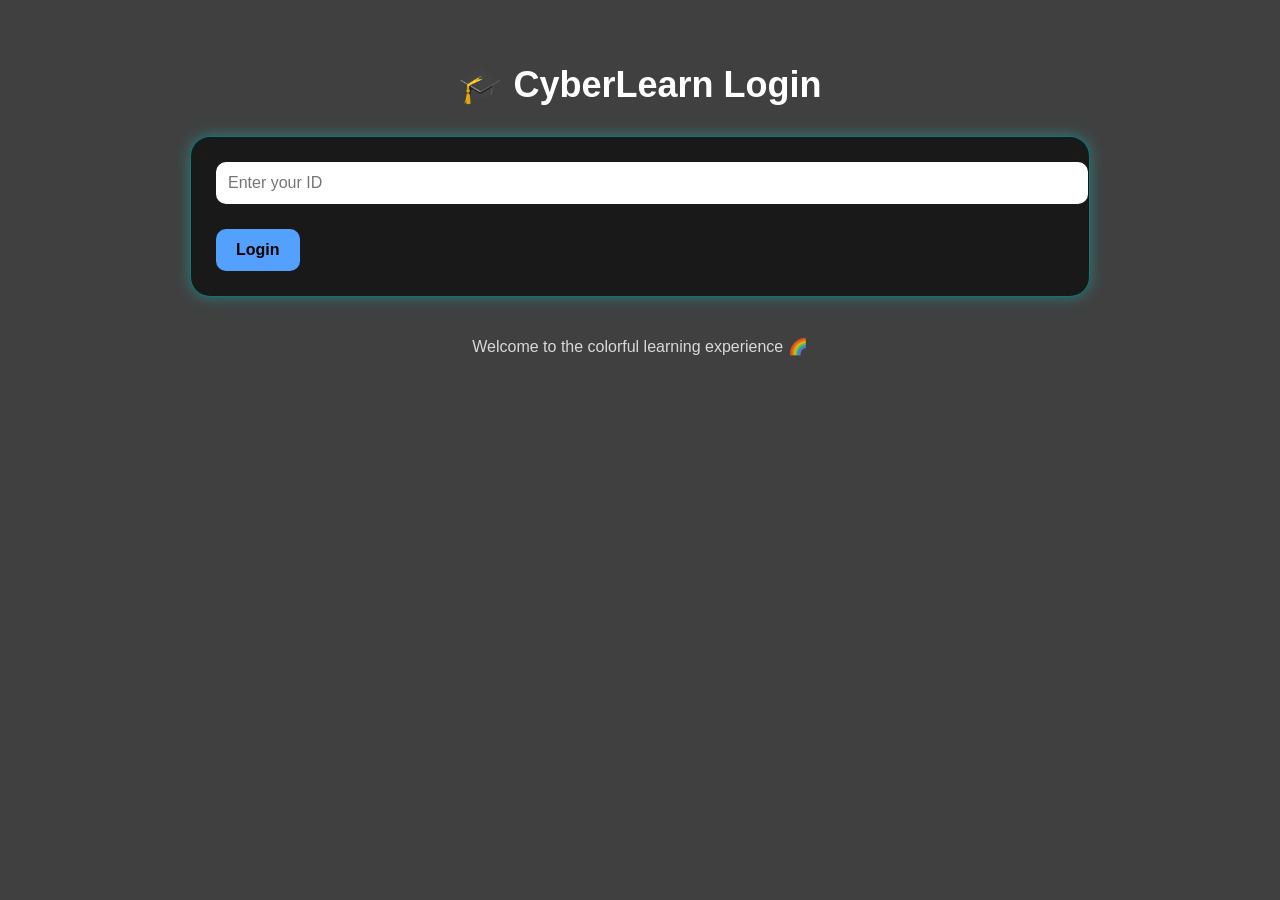
<file: docs/index.html>
<!DOCTYPE html>
<html>
<head>
    <title>Login</title>
    <link rel="icon" type="image/svg+xml" href="icon.svg">
    <link rel="manifest" href="manifest.json">


</head>
<body>
<div class="container">

<h1>🎓 CyberLearn Login</h1>

<div class="card">
    <input type="text" id="username" placeholder="Enter your ID">
    <button class="btn4" onclick="login()">Login</button>
</div>

<footer>
    Welcome to the colorful learning experience 🌈
</footer>

</div>

<link rel="stylesheet" href="style.css">
<script src="script.js"></script>
</body>


</html>
</file>
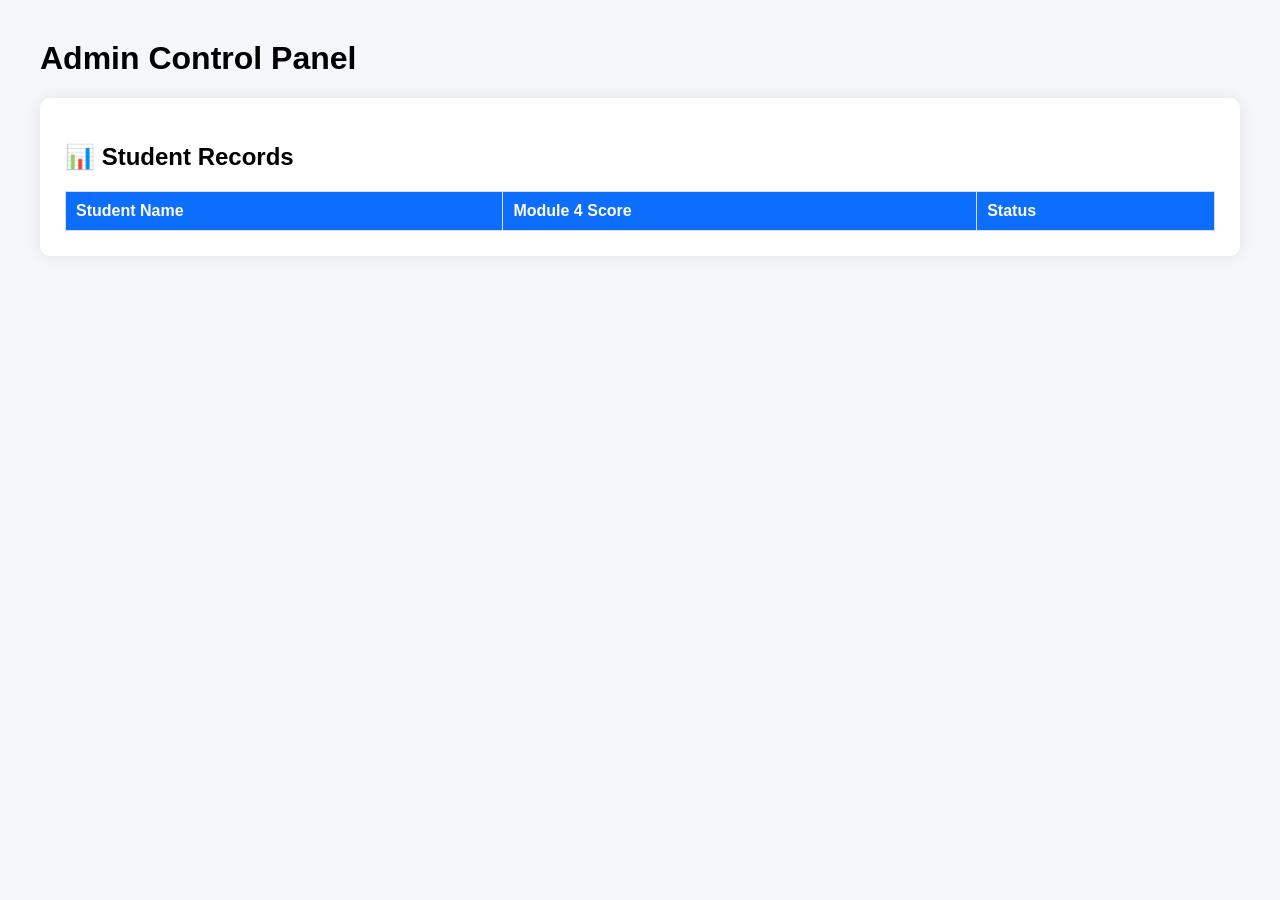
<file: docs/admin.html>
<!DOCTYPE html>
<html>
<head>
<title>Admin Panel - Enterprise LMS</title>

<style>
body{
font-family:Arial;
background:#f4f6f9;
margin:40px;
}

.box{
background:white;
padding:25px;
margin-bottom:30px;
border-radius:10px;
box-shadow:0 0 15px rgba(0,0,0,0.08);
}

table{
width:100%;
border-collapse:collapse;
}

th,td{
border:1px solid #ddd;
padding:10px;
text-align:left;
}

th{
background:#0d6efd;
color:white;
}
</style>

</head>
<body>

<h1>Admin Control Panel</h1>

<div class="box">
<h2>📊 Student Records</h2>
<table>
<thead>
<tr>
<th>Student Name</th>
<th>Module 4 Score</th>
<th>Status</th>
</tr>
</thead>
<tbody id="records"></tbody>
</table>
</div>

<script>

const recordsBody = document.getElementById("records");

const student = localStorage.getItem("loggedInUser");
const score = localStorage.getItem("module4Score");
const passed = localStorage.getItem("module4Passed");

if(student && score){

let status = passed ? "PASSED" : "FAILED";

recordsBody.innerHTML += `
<tr>
<td>${student}</td>
<td>${score}%</td>
<td>${status}</td>
</tr>
`;
}

</script>

</body>
</html>
</file>
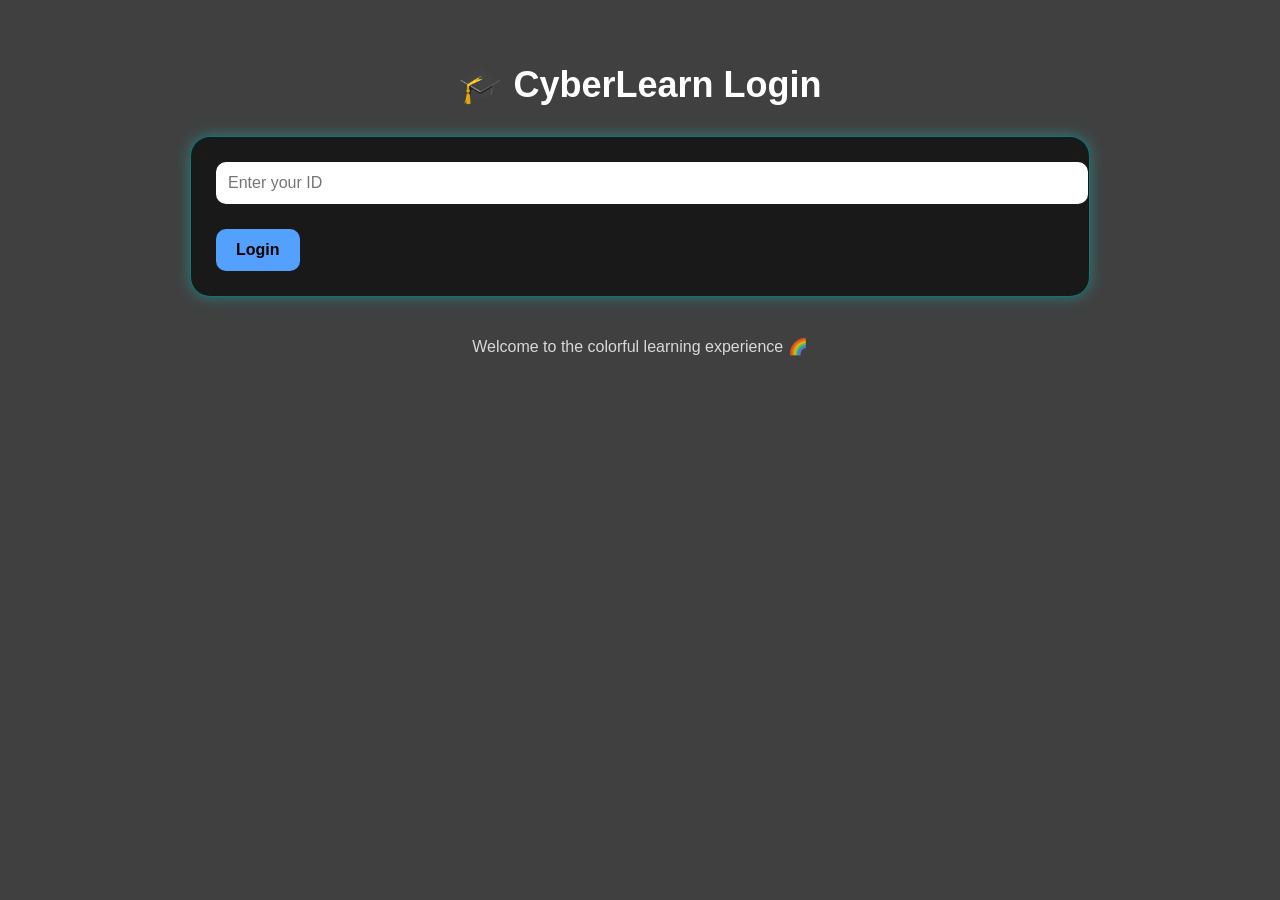
<file: docs/certificate.html>
<!DOCTYPE html>
<html>
<head>
    <title>Certificate</title>
    <link rel="stylesheet" href="style.css">
    <link rel="icon" type="image/svg+xml" href="icon.svg">
    <link rel="manifest" href="manifest.json">


</head>
<body onload="loadCertificate()" class="center-page">

<div class="certificate">
    <h1>Certificate of Completion</h1>
    <p id="certUser"></p>
    <p>Has successfully completed CyberLearn Module 2</p>
</div>

<script src="script.js"></script>
</body>
</html>
<!DOCTYPE html>
<html>
<head>
<title>Certificate</title>

<style>
body{
text-align:center;
font-family:Arial;
margin:100px;
}
<!DOCTYPE html>
<html>
<head>
<title>Certificate</title>

<style>
body{
text-align:center;
font-family:Arial;
margin:100px;
}

#certificate{
border:5px solid #0d6efd;
padding:40px;
}

button{
padding:10px 20px;
margin-top:20px;
background:#0d6efd;
color:white;
border:none;
border-radius:5px;
cursor:pointer;
}
</style>

</head>
<body>

<div id="certificate">
<h1>Certificate of Completion</h1>
<p>This certifies that</p>
<h2 id="name"></h2>
<p>Has successfully completed the Enterprise LMS Professional Module.</p>
</div>

<button onclick="downloadPDF()">Download Certificate</button>

<script>

const student = localStorage.getItem("loggedInUser");
document.getElementById("name").innerText = student;

function downloadPDF(){
window.print();
}

</script>

</body>
</html>

#certificate{
border:5px solid #0d6efd;
padding:40px;
}

button{
padding:10px 20px;
margin-top:20px;
background:#0d6efd;
color:white;
border:none;
border-radius:5px;
cursor:pointer;
}
</style>

</head>
<body>

<div id="certificate">
<h1>Certificate of Completion</h1>
<p>This certifies that</p>
<h2 id="name"></h2>
<p>Has successfully completed the Enterprise LMS Professional Module.</p>
</div>

<button onclick="downloadPDF()">Download Certificate</button>

<script>

const student = localStorage.getItem("loggedInUser");
document.getElementById("name").innerText = student;

function downloadPDF(){
window.print();
}
<h1>CyberLearn Professional Certificate</h1>

<div id="certStatus"></div>

<script>
if(localStorage.getItem("certificate") === "unlocked"){
    document.getElementById("certStatus").innerHTML =
    "<h2>Congratulations! 🎉</h2><p>You completed all modules.</p>";
}else{
    document.getElementById("certStatus").innerHTML =
    "<h2>Locked 🔒</h2><p>Complete all modules to unlock.</p>";
}
</script>

</script>

</body>
</html>
</file>
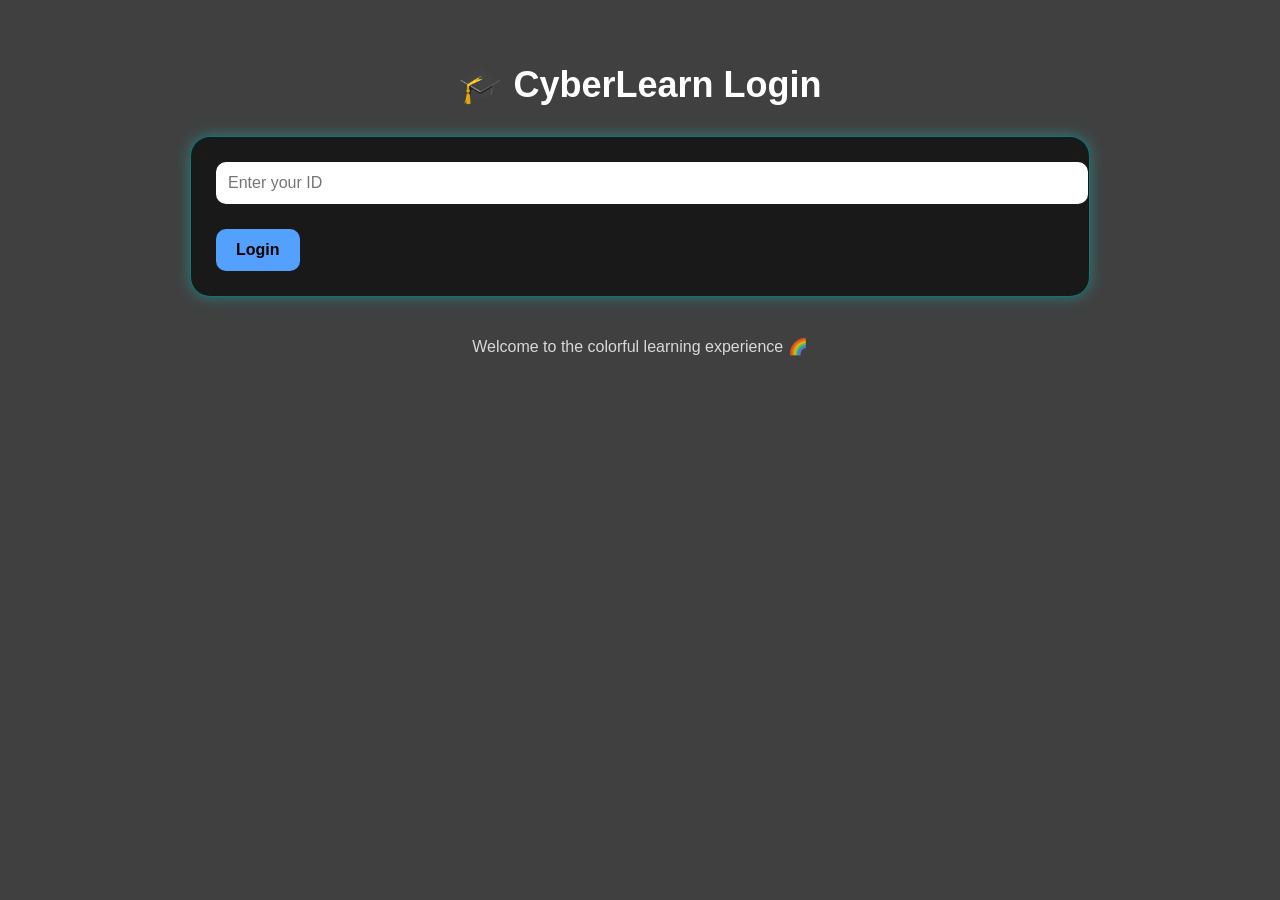
<file: docs/dashboard.html>
<!DOCTYPE html>
<html>
<head>
    <title>Dashboard</title>
    <link rel="icon" type="image/svg+xml" href="icon.svg">
    <link rel="manifest" href="manifest.json">


</head>
<body>
<div class="container">

<h1>🌈 CyberLearn Dashboard</h1>

<div class="card">
    <h2>Module 1 - Foundations</h2>
    <button class="btn1" onclick="openModule(1)">Open Module 1</button>
</div>

<div class="card">
    <h2>Module 2 - Networking</h2>
    <button class="btn2" onclick="openModule(2)">Open Module 2</button>
</div>

<div class="card">
    <h2>Module 3 - Ethical Hacking</h2>
    <button class="btn3" onclick="openModule(3)">Open Module 3</button>
</div>

<div class="card">
    <h2>Module 4 - Professional Level</h2>
    <button class="btn4" onclick="openModule(4)">Open Module 4</button>
</div>

<button class="logout" onclick="logout()">Logout</button>

<footer>
    🚀 Built with CyberLearn System
</footer>

</div>

<link rel="stylesheet" href="style.css">
<script src="script.js"></script>
</body>


</html>
</file>
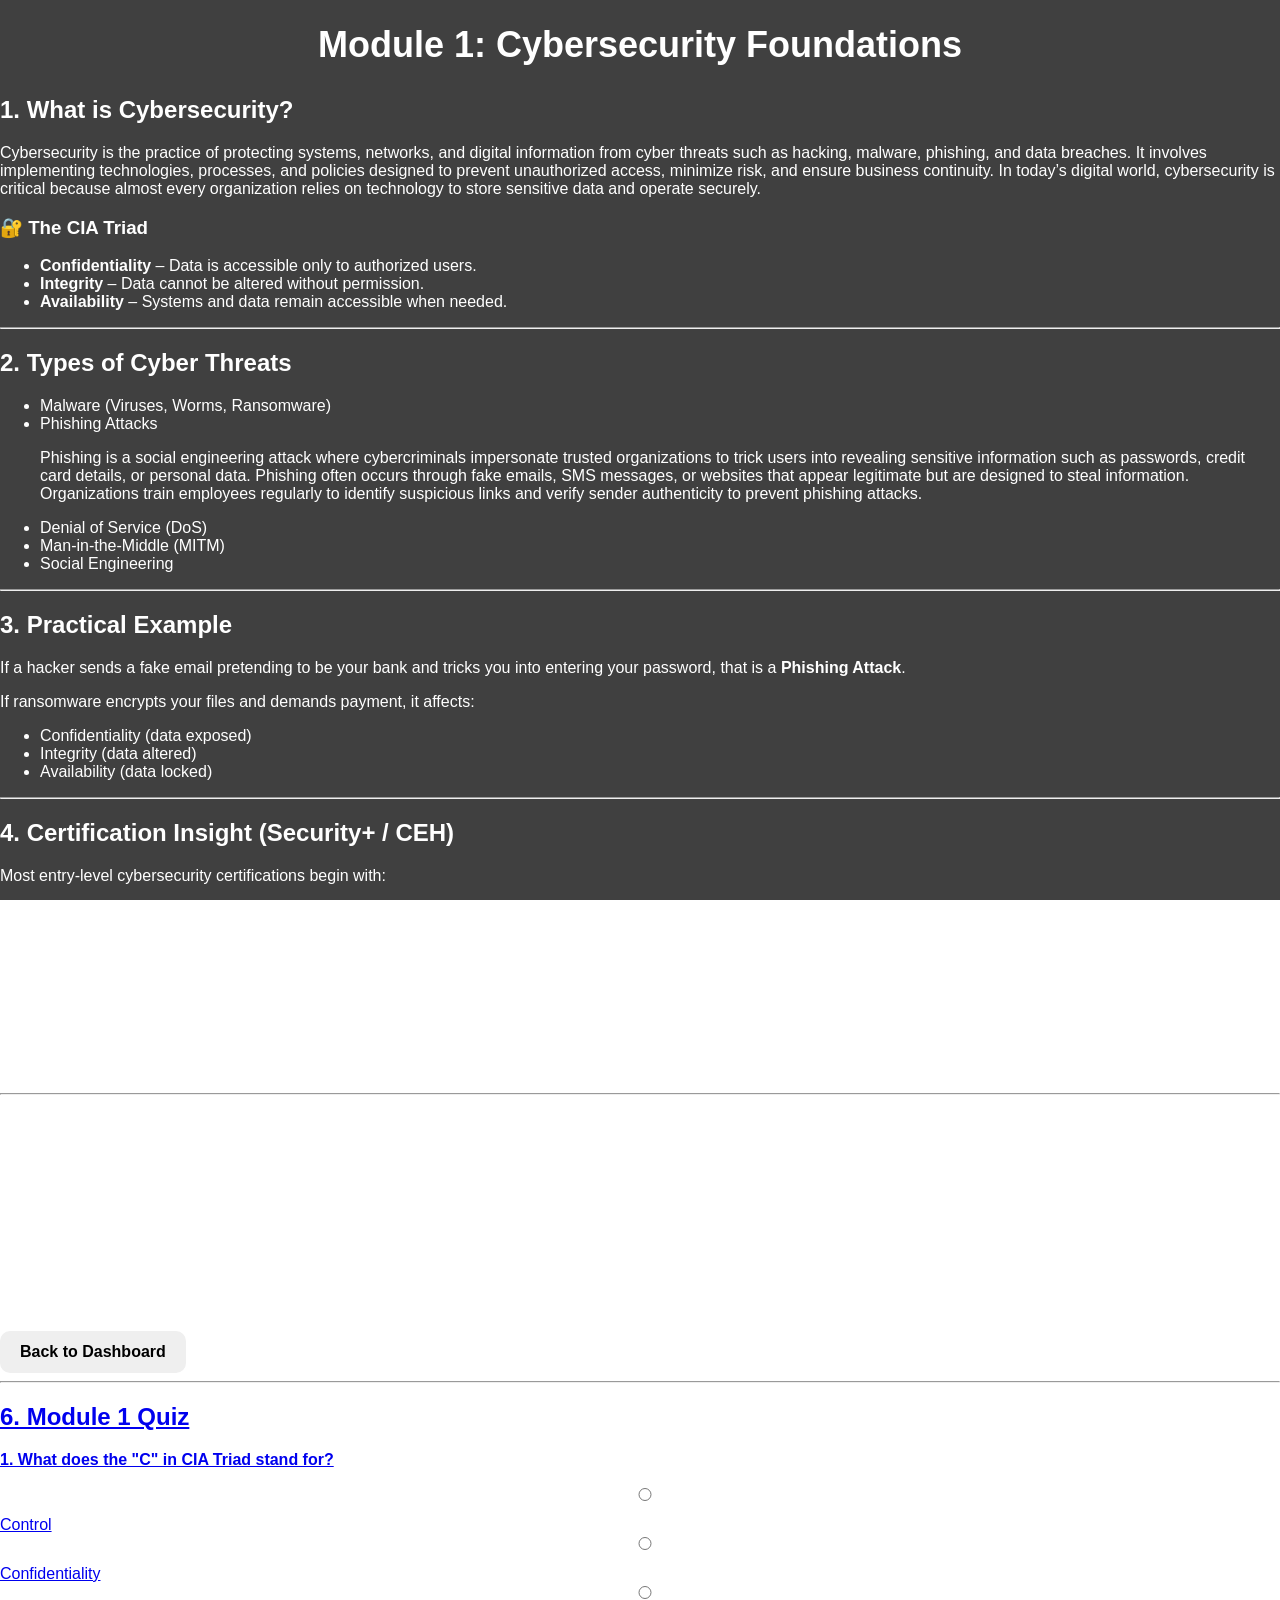
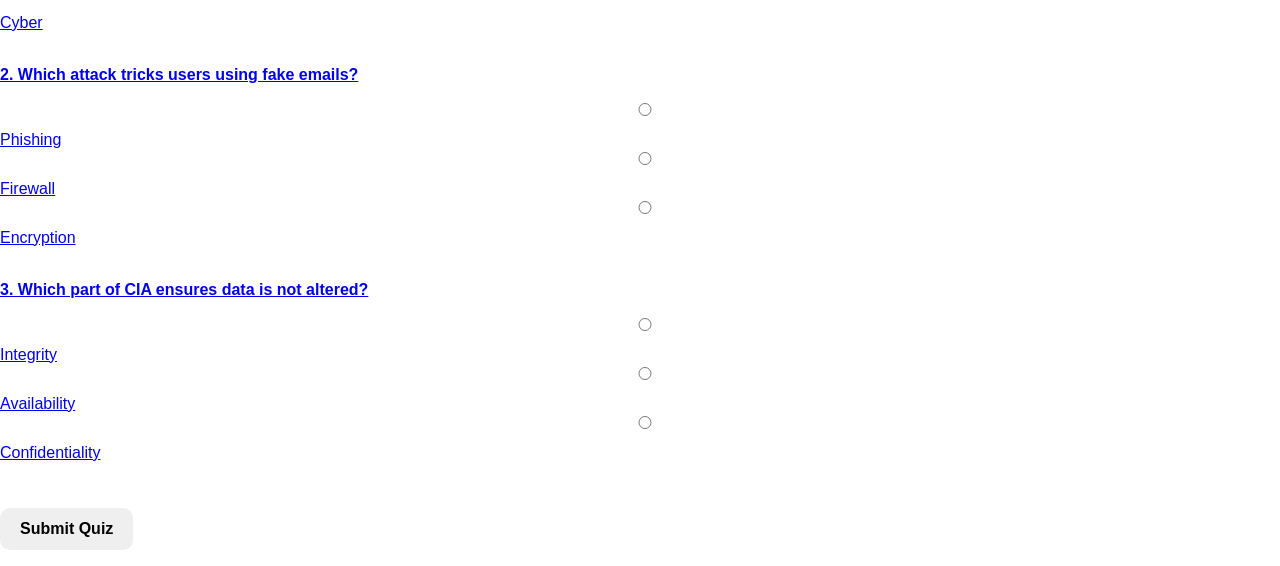
<file: docs/module1.html>
<!DOCTYPE html>
<html>
<head>
    <title>Module 1 - Cybersecurity Foundations</title>
    <link rel="stylesheet" href="style.css">
    <link rel="icon" type="image/svg+xml" href="icon.svg">
    <link rel="manifest" href="manifest.json">


</head>
<body>

<header class="topbar">
    <h1>Module 1: Cybersecurity Foundations</h1>
</header>

<section class="content">

    <h2>1. What is Cybersecurity?</h2>
    <p>
Cybersecurity is the practice of protecting systems, networks, and digital information 
from cyber threats such as hacking, malware, phishing, and data breaches. 

It involves implementing technologies, processes, and policies designed to prevent 
unauthorized access, minimize risk, and ensure business continuity.

In today’s digital world, cybersecurity is critical because almost every organization 
relies on technology to store sensitive data and operate securely.
</p>
 <h3>🔐 The CIA Triad</h3>
    <ul>
        <li><strong>Confidentiality</strong> – Data is accessible only to authorized users.</li>
        <li><strong>Integrity</strong> – Data cannot be altered without permission.</li>
        <li><strong>Availability</strong> – Systems and data remain accessible when needed.</li>
    </ul>

    <hr>

    <h2>2. Types of Cyber Threats</h2>
    <ul>
        <li>Malware (Viruses, Worms, Ransomware)</li>
        <li>Phishing Attacks</li>
        <p>
Phishing is a social engineering attack where cybercriminals impersonate 
trusted organizations to trick users into revealing sensitive information 
such as passwords, credit card details, or personal data.

Phishing often occurs through fake emails, SMS messages, or websites 
that appear legitimate but are designed to steal information.

Organizations train employees regularly to identify suspicious links 
and verify sender authenticity to prevent phishing attacks.
</p>

        <li>Denial of Service (DoS)</li>
        <li>Man-in-the-Middle (MITM)</li>
        <li>Social Engineering</li>
    </ul>

    <hr>

    <h2>3. Practical Example</h2>
    <p>
        If a hacker sends a fake email pretending to be your bank and tricks you into entering
        your password, that is a <strong>Phishing Attack</strong>.
    </p>

    <p>
        If ransomware encrypts your files and demands payment, it affects:
    </p>

    <ul>
        <li>Confidentiality (data exposed)</li>
        <li>Integrity (data altered)</li>
        <li>Availability (data locked)</li>
    </ul>

    <hr>

    <h2>4. Certification Insight (Security+ / CEH)</h2>
    <p>
        Most entry-level cybersecurity certifications begin with:
    </p>

    <ul>
        <li>Risk Management</li>
        <li>Threat Identification</li>
        <li>Basic Cryptography</li>
        <li>Access Control</li>
    </ul>

    <p>
        Understanding these foundations prepares you for certifications like:
    </p>

    <ul>
        <li>CompTIA Security+</li>
        <li>Certified Ethical Hacker (CEH)</li>
        <li>ISC² CC</li>
    </ul>

    <hr>

    <h2>5. Mini Lab (Thinking Exercise)</h2>
    <p>
        Scenario: You run a small company website.
        What security measures would you implement to protect it?
    </p>

    <ul>
        <li>Use HTTPS (SSL certificate)</li>
        <li>Strong password policies</li>
        <li>Firewall protection</li>
        <li>Regular backups</li>
    </ul>

    <br><br>

    <a href="dashboard.html">
        <button>Back to Dashboard</button><hr>

<h2>6. Module 1 Quiz</h2>

<div class="quiz">

    <p><strong>1. What does the "C" in CIA Triad stand for?</strong></p>
    <input type="radio" name="q1" value="a"> Control<br>
    <input type="radio" name="q1" value="b"> Confidentiality<br>
    <input type="radio" name="q1" value="c"> Cyber<br>

    <br>

    <p><strong>2. Which attack tricks users using fake emails?</strong></p>
    <input type="radio" name="q2" value="a"> Phishing<br>
    <input type="radio" name="q2" value="b"> Firewall<br>
    <input type="radio" name="q2" value="c"> Encryption<br>

    <br>

    <p><strong>3. Which part of CIA ensures data is not altered?</strong></p>
    <input type="radio" name="q3" value="a"> Integrity<br>
    <input type="radio" name="q3" value="b"> Availability<br>
    <input type="radio" name="q3" value="c"> Confidentiality<br>

    <br><br>

    <button onclick="checkQuiz()">Submit Quiz</button>

    <p id="quizResult"></p>


</div>

    </a>

</section>

<script>
function checkQuiz() {
    let score = 0;

    let q1 = document.querySelector('input[name="q1"]:checked');
    let q2 = document.querySelector('input[name="q2"]:checked');
    let q3 = document.querySelector('input[name="q3"]:checked');

    if (q1 && q1.value === "b") score++;
    if (q2 && q2.value === "a") score++;
    if (q3 && q3.value === "a") score++;

    let result = document.getElementById("result");

    if (!q1 || !q2 || !q3) {
        result.innerHTML = "Please answer all questions.";
        result.style.color = "orange";
        return;
    }

    result.innerHTML = "You scored " + score + " out of 3.";
    
    if (score === 3) {
        result.style.color = "green";
    } else {
        result.style.color = "red";
    }
}
</script>
<script>
function submitQuiz() {
    let score = 0;

    if (document.querySelector('input[name="q1"]:checked')?.value === "Confidentiality") {
        score++;
    }

    if (document.querySelector('input[name="q2"]:checked')?.value === "Phishing") {
        score++;
    }

    if (document.querySelector('input[name="q3"]:checked')?.value === "Integrity") {
        score++;
    }

    document.getElementById("result").innerText = 
        "You scored " + score + " out of 3!";
}
</script>
<script>
function submitQuiz() {
    let score = 0;

    if (document.querySelector('input[name="q1"]:checked')?.value === "Confidentiality") {
        score++;
    }

    if (document.querySelector('input[name="q2"]:checked')?.value === "Phishing") {
        score++;
    }

    if (document.querySelector('input[name="q3"]:checked')?.value === "Integrity") {
        score++;
    }

    document.getElementById("result").innerText =
        "You scored " + score + " out of 3!";
}
</script>
</body>
</html>
</body>
</html>
</file>
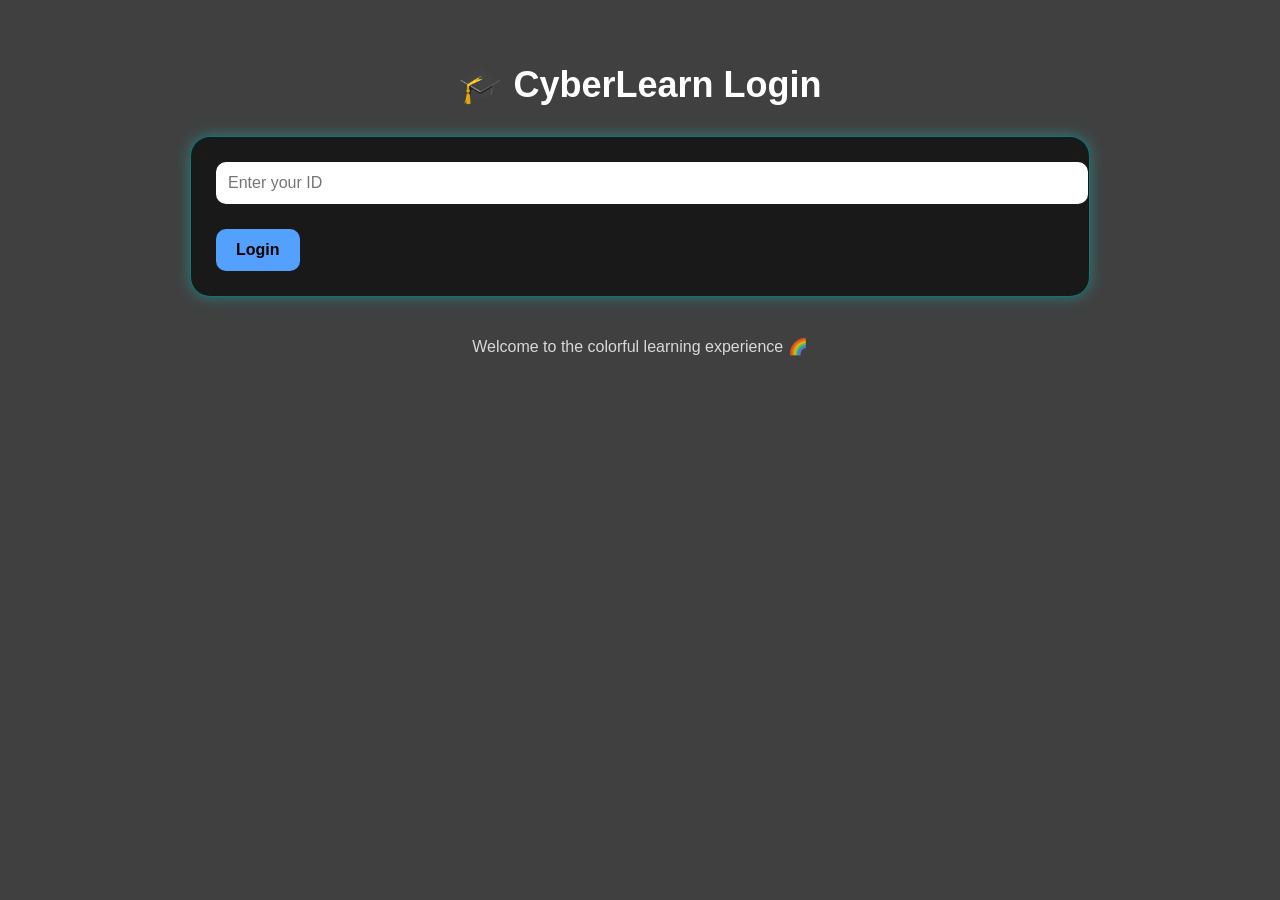
<file: docs/module2.html>
<!DOCTYPE html>
<html lang="en">
<head>
    <meta charset="UTF-8">
    <title>Module 2 - Networking Basics</title>
    <link rel="stylesheet" href="style.css">
    <link rel="icon" type="image/svg+xml" href="icon.svg">
    <link rel="manifest" href="manifest.json">


</head>
<body>

<div class="module-container">

    <h1>🌐 Module 2: Networking Basics</h1>

    <p>
        Networking is the foundation of modern communication systems. Every website, email,
        cloud platform, and cybersecurity tool depends on networking principles.
        Understanding networking is essential before moving into advanced cybersecurity topics.
    </p>

  </div>
  <hr>

    <button class="collapsible">📘 2.1 Network Fundamentals</button>
<div class="section-content">


    <p>
        A computer network is a group of interconnected devices that communicate
        and share resources such as files, printers, and internet access.
    </p>

    <h3>Types of Networks</h3>
    <ul>
        <li><strong>LAN:</strong> Local Area Network (office, school)</li>
        <li><strong>WAN:</strong> Wide Area Network (the Internet)</li>
        <li><strong>MAN:</strong> Metropolitan Area Network (city-wide)</li>
        <li><strong>PAN:</strong> Personal Area Network (Bluetooth)</li>
    </ul>

    <h3>How Data Travels</h3>
    <p>
        When you send data, it is broken into small units called packets.
        Each packet contains:
    </p>

    <ul>
        <li>Source IP address</li>
        <li>Destination IP address</li>
        <li>Protocol information</li>
        <li>Actual data</li>
    </ul>

   </div>
 <hr>

    <h2>📘 2.2 IP Addressing & Subnetting</h2>

    <p>
        An IP address uniquely identifies a device on a network.
    </p>

    <pre>
Example:
192.168.1.10
    </pre>

    <h3>Private IP Ranges</h3>
    <ul>
        <li>10.0.0.0 – 10.255.255.255</li>
        <li>172.16.0.0 – 172.31.255.255</li>
        <li>192.168.0.0 – 192.168.255.255</li>
    </ul>

    <h3>Subnet Mask Example</h3>
    <pre>
IP: 192.168.1.10
Mask: 255.255.255.0
CIDR: 192.168.1.0/24
    </pre>

    <p>
        Subnetting improves performance, reduces broadcast traffic,
        and enhances security segmentation.
    </p>

   </div>
 <hr>

    <h2>📘 2.3 Transport Layer (TCP & UDP)</h2>

    <h3>TCP - Transmission Control Protocol</h3>
    <ul>
        <li>Reliable</li>
        <li>Connection-oriented</li>
        <li>Uses acknowledgments</li>
        <li>Ensures data integrity</li>
    </ul>

    <p><strong>TCP 3-Way Handshake:</strong></p>
    <pre>
1. SYN
2. SYN-ACK
3. ACK
    </pre>

    <h3>UDP - User Datagram Protocol</h3>
    <ul>
        <li>Faster</li>
        <li>No connection setup</li>
        <li>No delivery guarantee</li>
        <li>Used for streaming and gaming</li>
    </ul>

    <h3>Common Ports</h3>
    <ul>
        <li>80 - HTTP</li>
        <li>443 - HTTPS</li>
        <li>22 - SSH</li>
        <li>53 - DNS</li>
        <li>25 - SMTP</li>
    </ul>

   </div>
 <hr>

    <h2>📘 2.4 Routing & Switching</h2>

    <h3>Router</h3>
    <p>
        A router connects different networks and forwards packets
        based on IP addresses using a routing table.
    </p>

    <h3>Switch</h3>
    <p>
        A switch connects devices within the same network
        using MAC addresses.
    </p>

    <h3>Default Gateway</h3>
    <pre>
Example:
192.168.1.1
    </pre>

    <p>
        The default gateway allows devices to communicate
        outside their local network.
    </p>

    </div>
<hr>

    <h2>📘 2.5 Network Security Basics</h2>

    <h3>Firewall</h3>
    <p>
        A firewall filters incoming and outgoing traffic
        based on predefined security rules.
    </p>

    <h3>NAT (Network Address Translation)</h3>
    <p>
        NAT converts private IP addresses into public IP addresses,
        helping conserve public IP space and improve security.
    </p>

    <h3>Common Network Threats</h3>
    <ul>
        <li>ARP Spoofing</li>
        <li>DNS Poisoning</li>
        <li>Man-in-the-Middle Attacks</li>
        <li>Packet Sniffing</li>
    </ul>

   </div>
 <hr>

    <h2>📘 2.6 Troubleshooting & Commands</h2>

    <h3>Check IP Address</h3>
    <pre>
Windows: ipconfig
Linux: ip addr
    </pre>

    <h3>Test Connectivity</h3>
    <pre>
ping google.com
    </pre>

    <h3>Trace Route</h3>
    <pre>
tracert google.com
    </pre>

    <h3>Check Open Ports</h3>
    <pre>
netstat -ano
    </pre>

    <p>
        Structured troubleshooting steps:
    </p>

    <ol>
        <li>Check physical connection</li>
        <li>Verify IP configuration</li>
        <li>Ping default gateway</li>
        <li>Ping external host</li>
        <li>Check DNS resolution</li>
        <li>Inspect firewall rules</li>
    </ol>

   </div>
 <hr>

    <h2>✅ Module 2 Summary</h2>
    <p>
        In this module, you learned how networks function,
        how IP addressing works, the differences between TCP and UDP,
        routing and switching basics, network security concepts,
        and troubleshooting techniques.
    </p>

    <br><br>

    <a href="dashboard.html">
        <button>⬅ Back to Dashboard</button>
    </a>

</div>

<script>
var coll = document.getElementsByClassName("collapsible");
for (var i = 0; i < coll.length; i++) {
    coll[i].addEventListener("click", function() {
        this.classList.toggle("active");
        var content = this.nextElementSibling;
        if (content.style.maxHeight) {
            content.style.maxHeight = null;
        } else {
            content.style.maxHeight = content.scrollHeight + "px";
        }
    });
}
</script>
<script>

// Load Progress
window.onload = function() {
    let progress = localStorage.getItem("module2Progress") || 0;
    updateProgress(progress);

    if (progress == 100) {
        unlockModule3();
    }
};

function completeSection() {
    localStorage.setItem("module2Progress", 100);
    updateProgress(100);
    unlockModule3();
}

function updateProgress(value) {
    document.getElementById("progressFill").style.width = value + "%";
    document.getElementById("progressText").innerText = value + "% Complete";
}

function unlockModule3() {
    let link = document.getElementById("module3Link");
    link.innerText = "📘 Module 3";
    link.href = "module3.html";
}

function checkAnswer(button, correct) {
    if (correct) {
        document.getElementById("quizResult").innerText = "✅ Correct!";
    } else {
        document.getElementById("quizResult").innerText = "❌ Wrong answer.";
    }
}


<div class="<script src="script.js"></script>
</body>
</html>
layout">

    <!-- Sidebar -->
    <aside class="sidebar">
        <h2>CyberLearn</h2>
        <a href="dashboard.html">🏠 Dashboard</a>
        <a href="module1.html">📘 Module 1</a>
        <a href="module2.html" class="active-link">📘 Module 2</a>
        <a href="module3.html" id="module3Link">🔒 Module 3</a>

        <div class="progress-box">
            <h4>Progress</h4>
            <div class="progress-bar">
                <div class="progress-fill" id="progressFill"></div>
            </div>
            <p id="progressText">0% Complete</p>
        </div>
    </aside>

    <!-- Main Content -->
    <main class="content">

        <h1>Module 2: Network Fundamentals</h1>

        <button onclick="completeSection()">Mark Module Complete</button>

        <hr>

        <h2>🧠 Quick Quiz</h2>
<h2>Module 2 Quiz</h2>

<div class="quiz-box">
    <p id="question"></p>
    <div id="answers"></div>
</div>

<p id="quizResult"></p>
<button onclick="nextQuestion()">Next Question</button>

        

        <p id="quizResult"></p>

    </main>

</div>

</nav>

</html>
/* ===== NAVBAR ===== */

.navbar {
    position: sticky;
    top: 0;
    background: #0f172a;
    padding: 15px 40px;
    display: flex;
    justify-content: space-between;
    align-items: center;
    border-bottom: 1px solid #1e293b;
    z-index: 1000;
}

.logo {
    color: #22d3ee;
    font-weight: bold;
    font-size: 20px;
}

.nav-links a {
    color: #cbd5e1;
    margin-left: 20px;
    text-decoration: none;
    transition: 0.3s;
}

.nav-links a:hover {
    color: #22d3ee;
}

/* ===== COLLAPSIBLE ===== */

.collapsible {
    background: #1e293b;
    color: #22d3ee;
    cursor: pointer;
    padding: 15px;
    width: 100%;
    text-align: left;
    border: none;
    outline: none;
    font-size: 18px;
    border-radius: 8px;
    margin-top: 20px;
    transition: 0.3s;
}

.collapsible:hover {
    background: #334155;
}

.section-content {
    padding: 0 15px;
    max-height: 0;
    overflow: hidden;
    transition: max-height 0.4s ease;
}

/* ===== FADE IN EFFECT ===== */

.module-container {
    animation: fadeIn 0.8s ease-in;
}

@keyframes fadeIn {
    from { opacity: 0; transform: translateY(20px); }
    to { opacity: 1; transform: translateY(0); }
}
<!-- ================= MODULE 2 QUIZ ================= -->

<section class="quiz-section">
  <h2>Module 2 Quiz</h2>

  <div class="quiz-box">

    <div class="question">
      <p>1. What does HTML stand for?</p>
      <label><input type="radio" name="q1" value="a"> Hyper Text Markup Language</label><br>
      <label><input type="radio" name="q1" value="b"> High Tech Modern Language</label><br>
      <label><input type="radio" name="q1" value="c"> Home Tool Markup Language</label>
    </div>

    <div class="question">
      <p>2. Which tag is used to create a paragraph?</p>
      <label><input type="radio" name="q2" value="a"> &lt;h1&gt;</label><br>
      <label><input type="radio" name="q2" value="b"> &lt;p&gt;</label><br>
      <label><input type="radio" name="q2" value="c"> &lt;div&gt;</label>
    </div>

    <div class="question">
      <p>3. Which CSS property changes text color?</p>
      <label><input type="radio" name="q3" value="a"> font-style</label><br>
      <label><input type="radio" name="q3" value="b"> color</label><br>
      <label><input type="radio" name="q3" value="c"> background</label>
    </div>

    <div class="question">
      <p>4. What is JavaScript mainly used for?</p>
      <label><input type="radio" name="q4" value="a"> Styling web pages</label><br>
      <label><input type="radio" name="q4" value="b"> Structuring content</label><br>

      <label><input type="radio" name="q4" value="c"> Adding interactivity</label>
    </div><section class="quiz-section">
  <h2>Module 2 Quiz</h2>

  <div class="quiz-box">
    <p id="question"></p>
    <div id="answers"></div>

    <button onclick="nextQuestion()">Next</button>
    
  </div>
</section>

<script src="script.js"></script>


    <button onclick="submitQuiz()">Submit Quiz</button>

    <p id="quizResult"></p>


  </div>
</section>
<script src="script.js"></script>
</body>
</html>
</file>
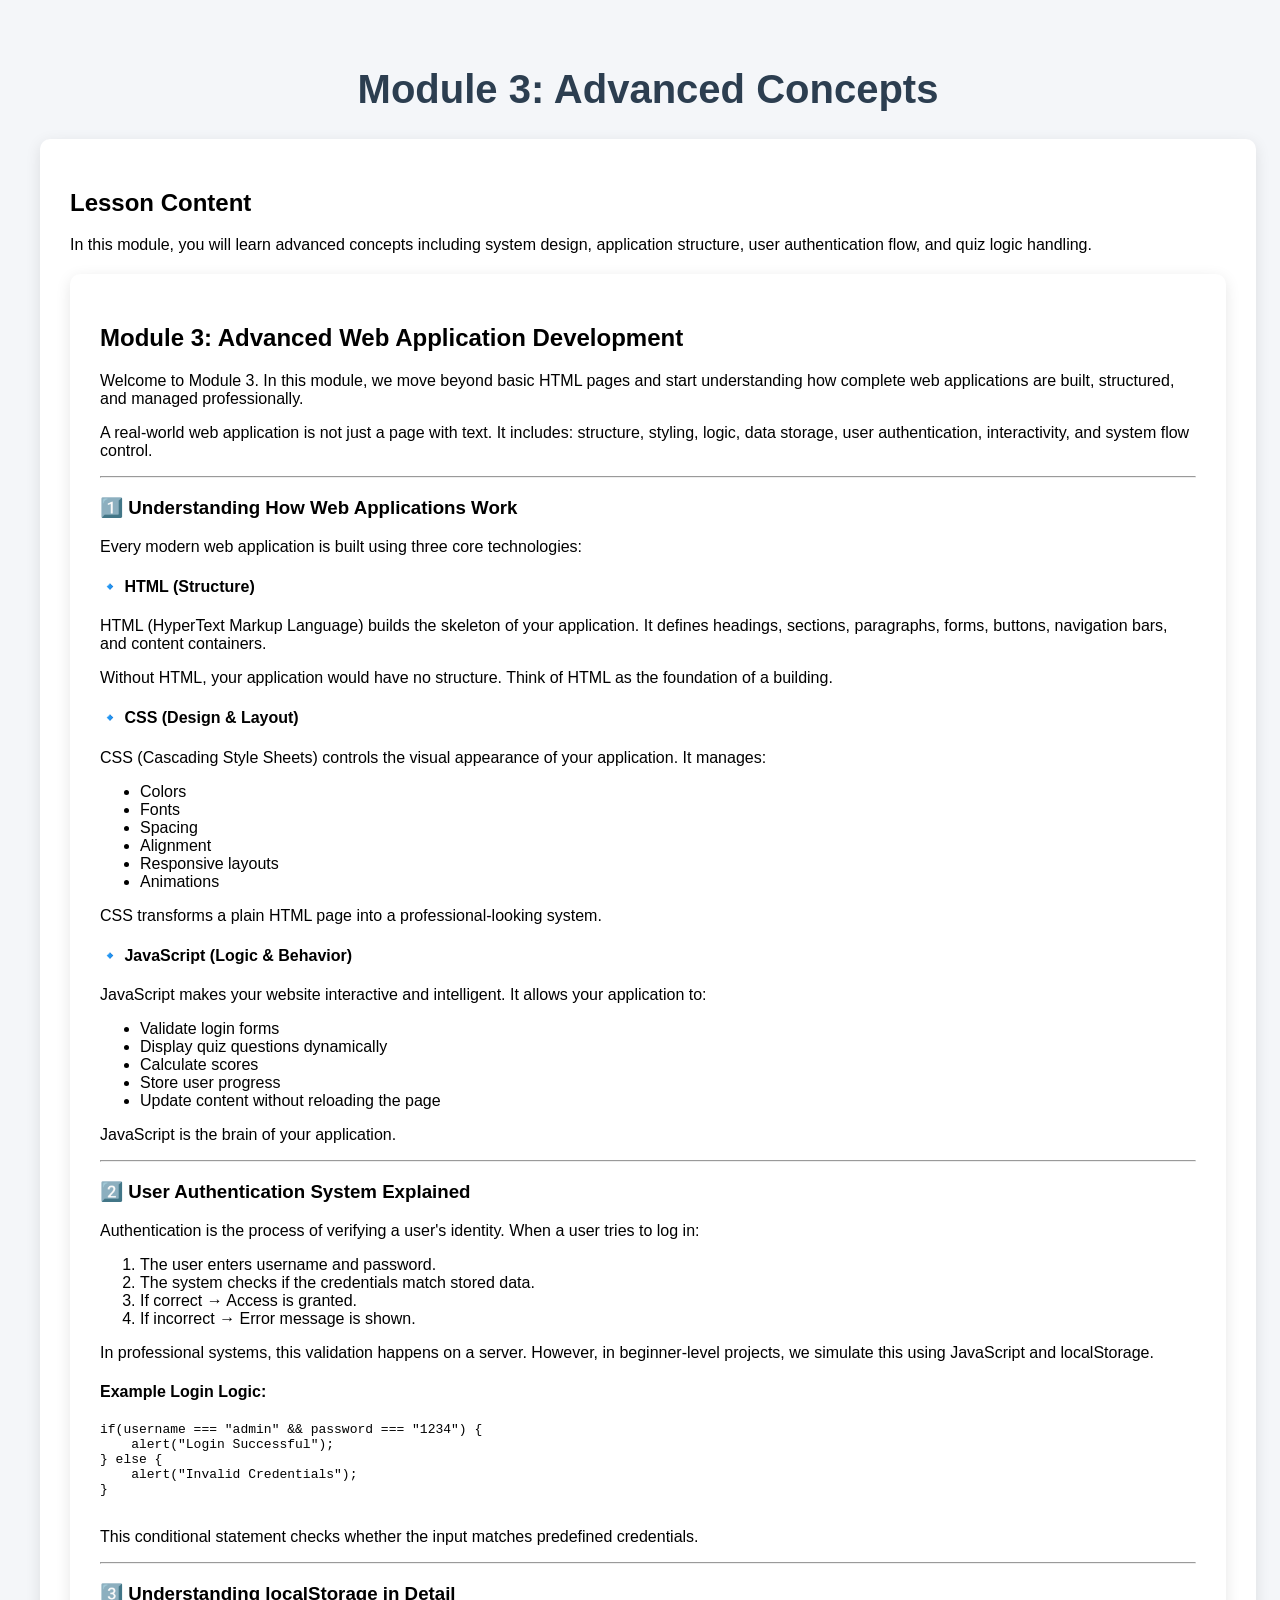
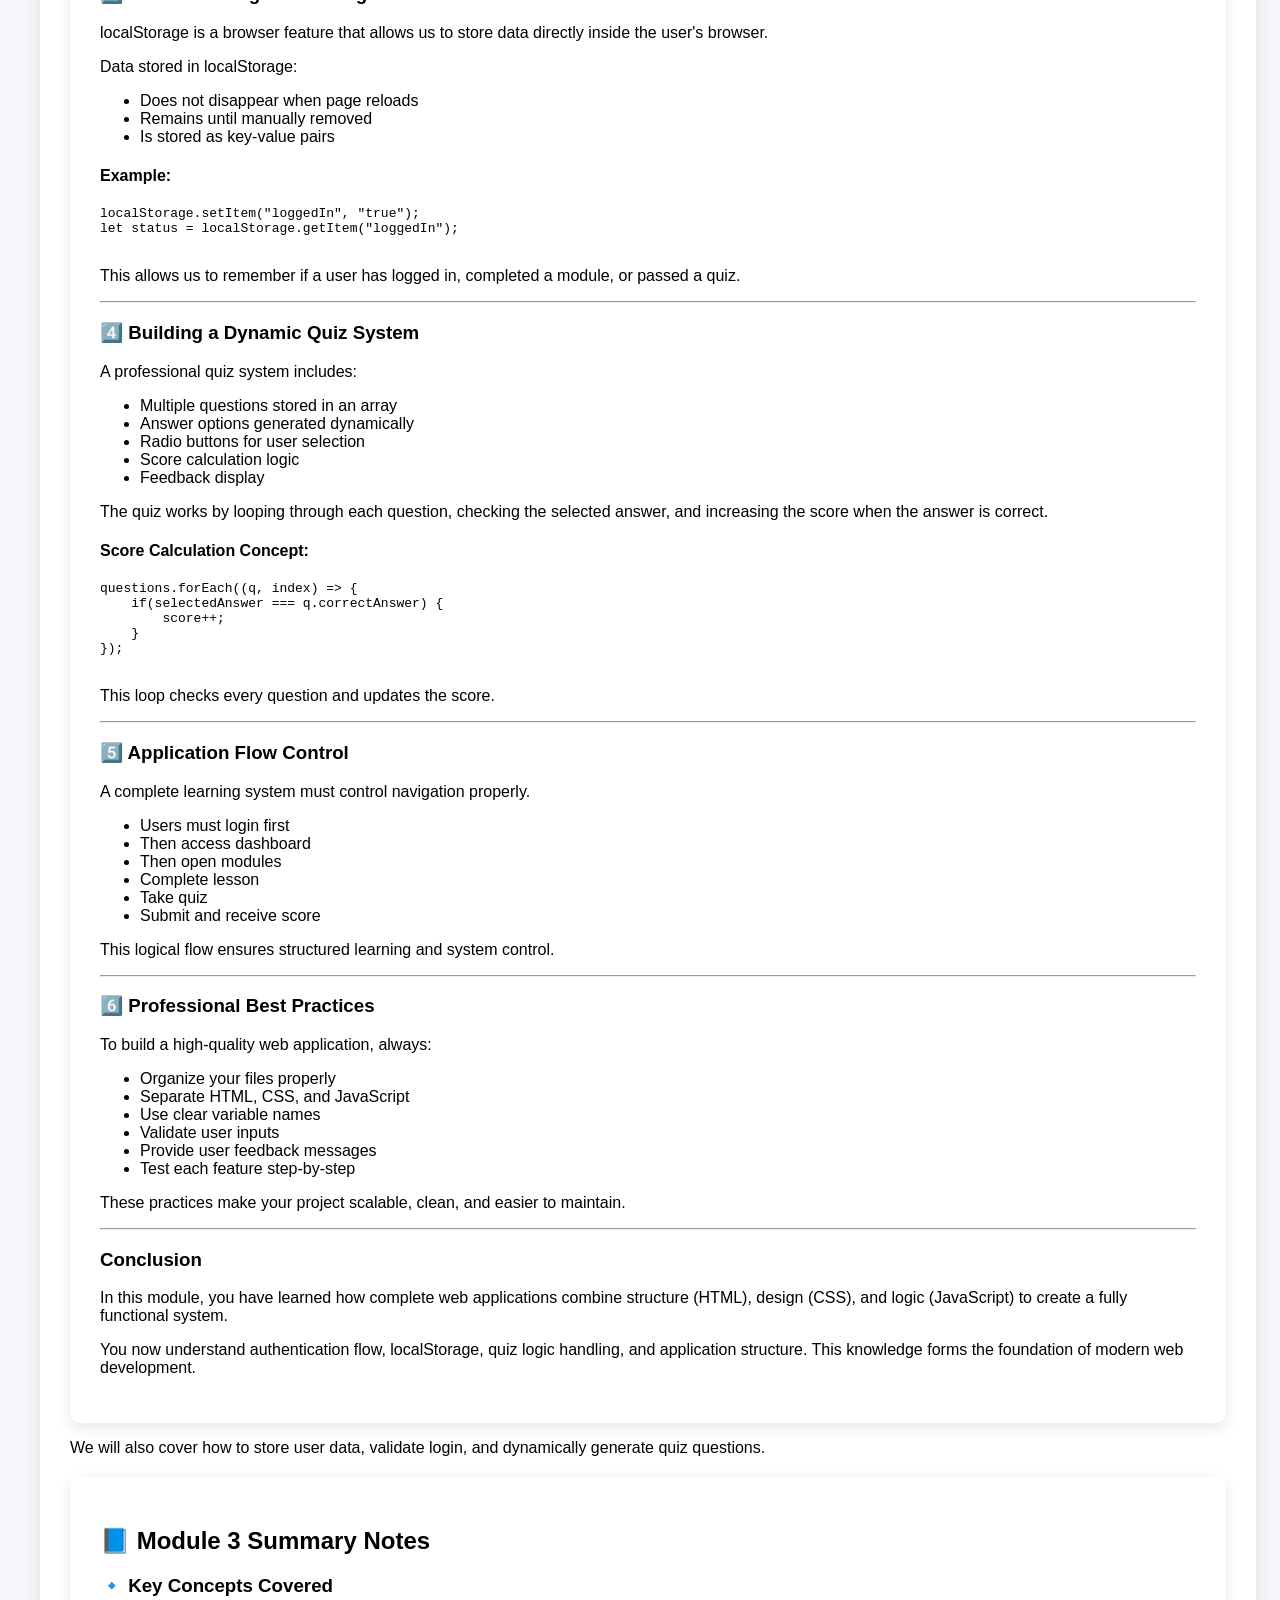
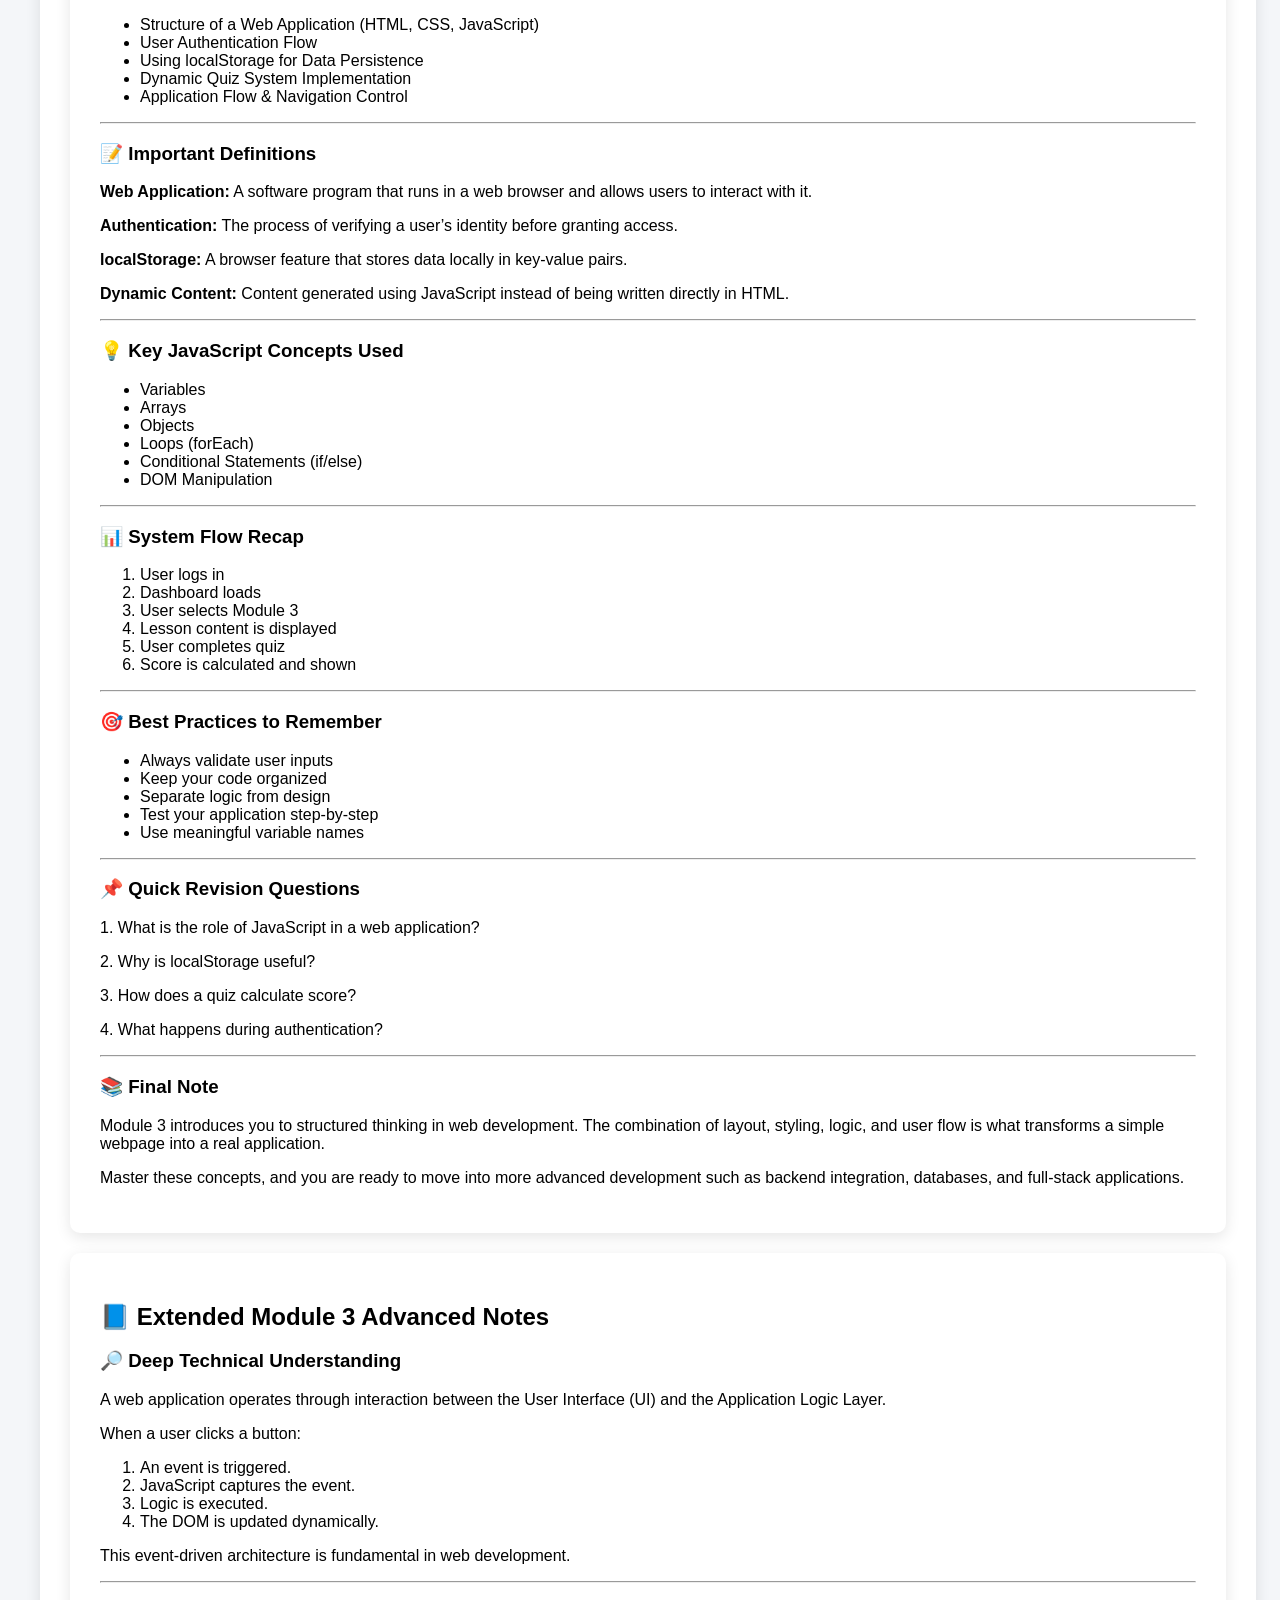
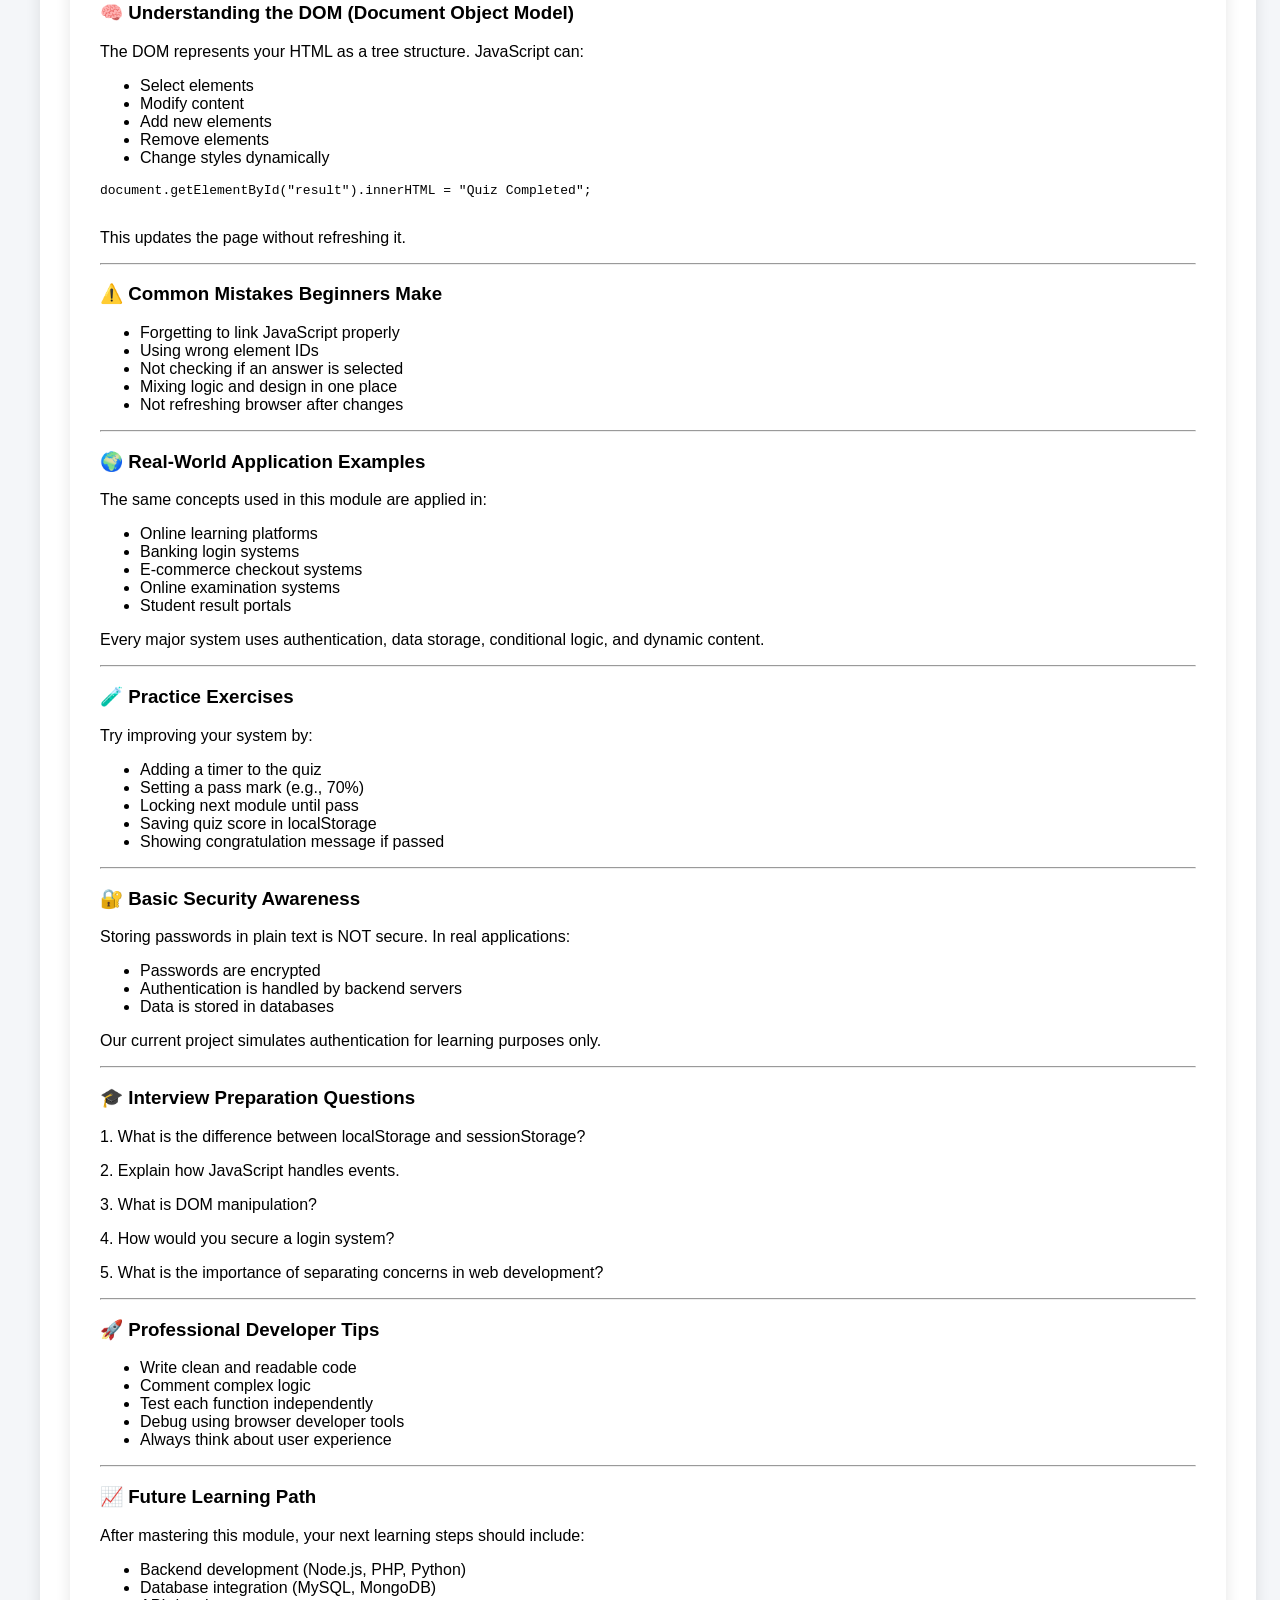
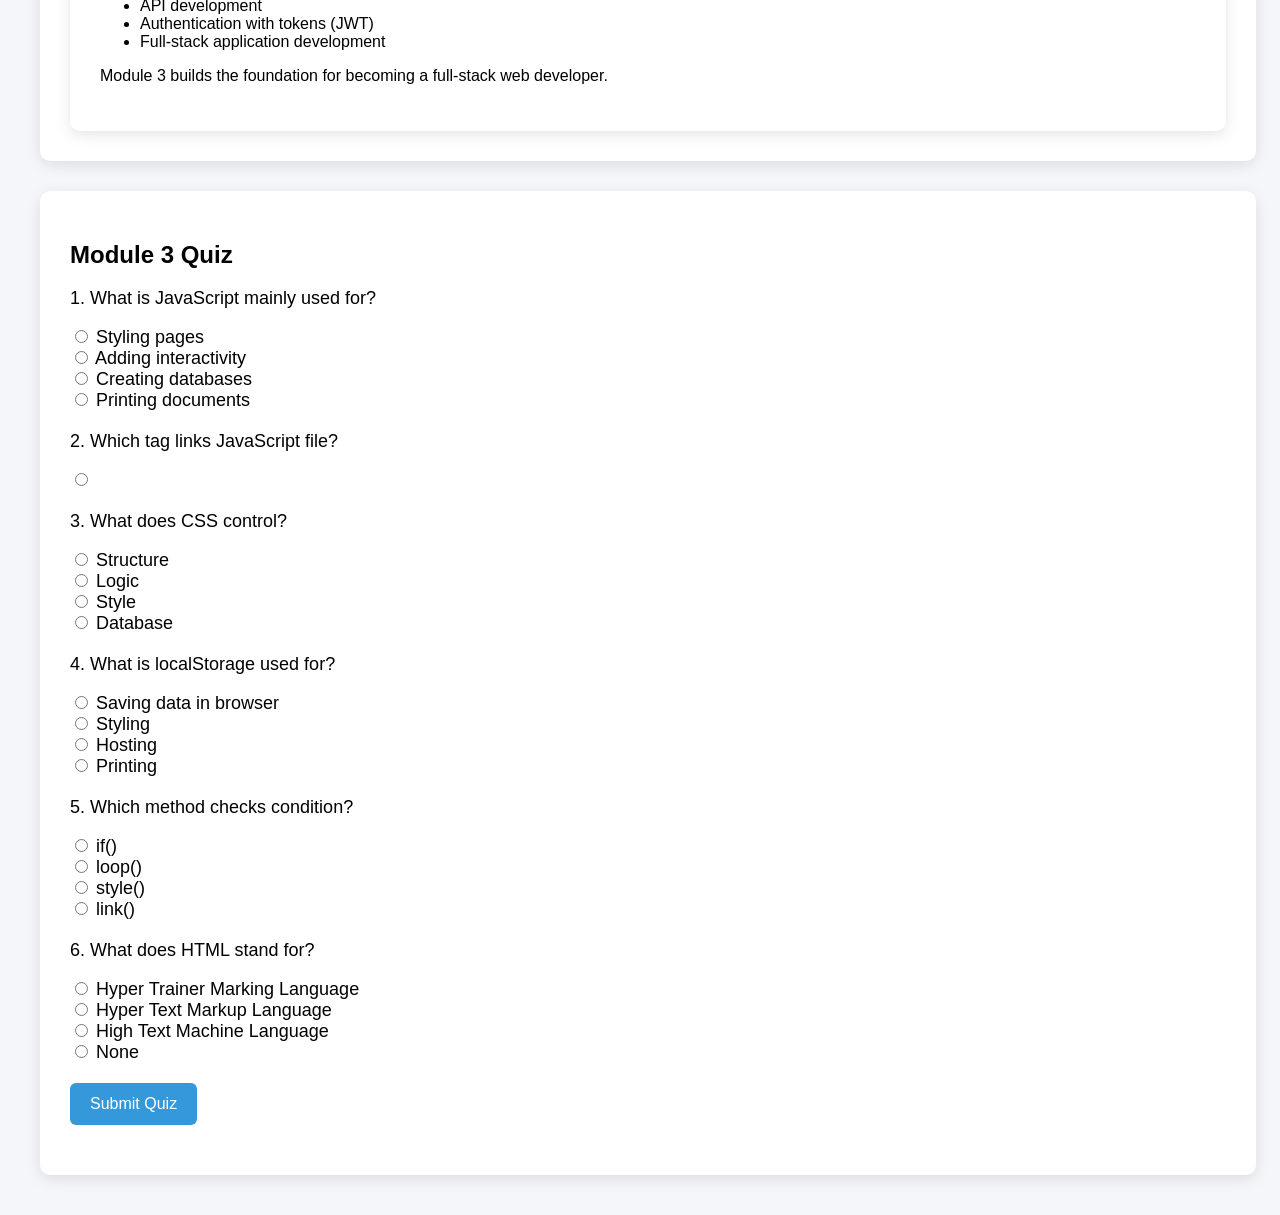
<file: docs/module3.html>
<!DOCTYPE html>
<html>
<head>
    <title>Module 3 - Advanced Learning</title>
    <link rel="icon" type="image/svg+xml" href="icon.svg">
    <link rel="manifest" href="manifest.json">


    <style>
        body {
            margin: 0;
            font-family: Arial, sans-serif;
            background: #f4f6f9;
        }

        .container {
            width: 95%;
            margin: auto;
            padding: 40px;
        }

        h1 {
            text-align: center;
            color: #2c3e50;
            font-size: 40px;
        }

        .content-box {
            background: white;
            padding: 30px;
            border-radius: 10px;
            box-shadow: 0 4px 15px rgba(0,0,0,0.1);
            margin-top: 20px;
        }

        .quiz-box {
            margin-top: 30px;
        }

        .question {
            margin-bottom: 20px;
            font-size: 18px;
        }

        button {
            background: #3498db;
            color: white;
            border: none;
            padding: 12px 20px;
            border-radius: 6px;
            cursor: pointer;
            font-size: 16px;
        }

        button:hover {
            background: #2980b9;
        }

        #result {
            margin-top: 20px;
            font-weight: bold;
            font-size: 18px;
        }
    </style>
</head>
<body>

<div class="container">
    <h1>Module 3: Advanced Concepts</h1>

    <div class="content-box">
        <h2>Lesson Content</h2>
        <p>
            In this module, you will learn advanced concepts including system design,
            application structure, user authentication flow, and quiz logic handling.
      <div class="content-box">
    <h2>Module 3: Advanced Web Application Development</h2>

    <p>
        Welcome to Module 3. In this module, we move beyond basic HTML pages
        and start understanding how complete web applications are built,
        structured, and managed professionally.
    </p>

    <p>
        A real-world web application is not just a page with text. It includes:
        structure, styling, logic, data storage, user authentication,
        interactivity, and system flow control.
    </p>

    <hr>

    <h3>1️⃣ Understanding How Web Applications Work</h3>

    <p>
        Every modern web application is built using three core technologies:
    </p>

    <h4>🔹 HTML (Structure)</h4>
    <p>
        HTML (HyperText Markup Language) builds the skeleton of your application.
        It defines headings, sections, paragraphs, forms, buttons,
        navigation bars, and content containers.
    </p>

    <p>
        Without HTML, your application would have no structure.
        Think of HTML as the foundation of a building.
    </p>

    <h4>🔹 CSS (Design & Layout)</h4>
    <p>
        CSS (Cascading Style Sheets) controls the visual appearance of your application.
        It manages:
    </p>

    <ul>
        <li>Colors</li>
        <li>Fonts</li>
        <li>Spacing</li>
        <li>Alignment</li>
        <li>Responsive layouts</li>
        <li>Animations</li>
    </ul>

    <p>
        CSS transforms a plain HTML page into a professional-looking system.
    </p>

    <h4>🔹 JavaScript (Logic & Behavior)</h4>
    <p>
        JavaScript makes your website interactive and intelligent.
        It allows your application to:
    </p>

    <ul>
        <li>Validate login forms</li>
        <li>Display quiz questions dynamically</li>
        <li>Calculate scores</li>
        <li>Store user progress</li>
        <li>Update content without reloading the page</li>
    </ul>

    <p>
        JavaScript is the brain of your application.
    </p>

    <hr>

    <h3>2️⃣ User Authentication System Explained</h3>

    <p>
        Authentication is the process of verifying a user's identity.
        When a user tries to log in:
    </p>

    <ol>
        <li>The user enters username and password.</li>
        <li>The system checks if the credentials match stored data.</li>
        <li>If correct → Access is granted.</li>
        <li>If incorrect → Error message is shown.</li>
    </ol>

    <p>
        In professional systems, this validation happens on a server.
        However, in beginner-level projects, we simulate this using
        JavaScript and localStorage.
    </p>

    <h4>Example Login Logic:</h4>

    <pre>
if(username === "admin" && password === "1234") {
    alert("Login Successful");
} else {
    alert("Invalid Credentials");
}
    </pre>

    <p>
        This conditional statement checks whether the input matches
        predefined credentials.
    </p>

    <hr>

    <h3>3️⃣ Understanding localStorage in Detail</h3>

    <p>
        localStorage is a browser feature that allows us to store data
        directly inside the user's browser.
    </p>

    <p>
        Data stored in localStorage:
    </p>

    <ul>
        <li>Does not disappear when page reloads</li>
        <li>Remains until manually removed</li>
        <li>Is stored as key-value pairs</li>
    </ul>

    <h4>Example:</h4>

    <pre>
localStorage.setItem("loggedIn", "true");
let status = localStorage.getItem("loggedIn");
    </pre>

    <p>
        This allows us to remember if a user has logged in,
        completed a module, or passed a quiz.
    </p>

    <hr>

    <h3>4️⃣ Building a Dynamic Quiz System</h3>

    <p>
        A professional quiz system includes:
    </p>

    <ul>
        <li>Multiple questions stored in an array</li>
        <li>Answer options generated dynamically</li>
        <li>Radio buttons for user selection</li>
        <li>Score calculation logic</li>
        <li>Feedback display</li>
    </ul>

    <p>
        The quiz works by looping through each question,
        checking the selected answer, and increasing the score
        when the answer is correct.
    </p>

    <h4>Score Calculation Concept:</h4>

    <pre>
questions.forEach((q, index) => {
    if(selectedAnswer === q.correctAnswer) {
        score++;
    }
});
    </pre>

    <p>
        This loop checks every question and updates the score.
    </p>

    <hr>

    <h3>5️⃣ Application Flow Control</h3>

    <p>
        A complete learning system must control navigation properly.
    </p>

    <ul>
        <li>Users must login first</li>
        <li>Then access dashboard</li>
        <li>Then open modules</li>
        <li>Complete lesson</li>
        <li>Take quiz</li>
        <li>Submit and receive score</li>
    </ul>

    <p>
        This logical flow ensures structured learning and system control.
    </p>

    <hr>

    <h3>6️⃣ Professional Best Practices</h3>

    <p>
        To build a high-quality web application, always:
    </p>

    <ul>
        <li>Organize your files properly</li>
        <li>Separate HTML, CSS, and JavaScript</li>
        <li>Use clear variable names</li>
        <li>Validate user inputs</li>
        <li>Provide user feedback messages</li>
        <li>Test each feature step-by-step</li>
    </ul>

    <p>
        These practices make your project scalable, clean,
        and easier to maintain.
    </p>

    <hr>

    <h3>Conclusion</h3>

    <p>
        In this module, you have learned how complete web applications
        combine structure (HTML), design (CSS), and logic (JavaScript)
        to create a fully functional system.
    </p>

    <p>
        You now understand authentication flow, localStorage,
        quiz logic handling, and application structure.
        This knowledge forms the foundation of modern web development.
    </p>
</div>
  </p>

        <p>
            We will also cover how to store user data, validate login,
            and dynamically generate quiz questions.
        </p><div class="content-box">
    <h2>📘 Module 3 Summary Notes</h2>

    <h3>🔹 Key Concepts Covered</h3>
    <ul>
        <li>Structure of a Web Application (HTML, CSS, JavaScript)</li>
        <li>User Authentication Flow</li>
        <li>Using localStorage for Data Persistence</li>
        <li>Dynamic Quiz System Implementation</li>
        <li>Application Flow & Navigation Control</li>
    </ul>

    <hr>

    <h3>📝 Important Definitions</h3>

    <p><strong>Web Application:</strong>  
    A software program that runs in a web browser and allows users to interact with it.</p>

    <p><strong>Authentication:</strong>  
    The process of verifying a user’s identity before granting access.</p>

    <p><strong>localStorage:</strong>  
    A browser feature that stores data locally in key-value pairs.</p>

    <p><strong>Dynamic Content:</strong>  
    Content generated using JavaScript instead of being written directly in HTML.</p>

    <hr>

    <h3>💡 Key JavaScript Concepts Used</h3>

    <ul>
        <li>Variables</li>
        <li>Arrays</li>
        <li>Objects</li>
        <li>Loops (forEach)</li>
        <li>Conditional Statements (if/else)</li>
        <li>DOM Manipulation</li>
    </ul>

    <hr>

    <h3>📊 System Flow Recap</h3>

    <ol>
        <li>User logs in</li>
        <li>Dashboard loads</li>
        <li>User selects Module 3</li>
        <li>Lesson content is displayed</li>
        <li>User completes quiz</li>
        <li>Score is calculated and shown</li>
    </ol>

    <hr>

    <h3>🎯 Best Practices to Remember</h3>

    <ul>
        <li>Always validate user inputs</li>
        <li>Keep your code organized</li>
        <li>Separate logic from design</li>
        <li>Test your application step-by-step</li>
        <li>Use meaningful variable names</li>
    </ul>

    <hr>

    <h3>📌 Quick Revision Questions</h3>

    <p>1. What is the role of JavaScript in a web application?</p>
    <p>2. Why is localStorage useful?</p>
    <p>3. How does a quiz calculate score?</p>
    <p>4. What happens during authentication?</p>

    <hr>

    <h3>📚 Final Note</h3>

    <p>
        Module 3 introduces you to structured thinking in web development.
        The combination of layout, styling, logic, and user flow
        is what transforms a simple webpage into a real application.
    </p>

    <p>
        Master these concepts, and you are ready to move into
        more advanced development such as backend integration,
        databases, and full-stack applications.
    </p>
</div><div class="content-box">
    <h2>📘 Extended Module 3 Advanced Notes</h2>

    <h3>🔎 Deep Technical Understanding</h3>

    <p>
        A web application operates through interaction between the
        User Interface (UI) and the Application Logic Layer.
    </p>

    <p>
        When a user clicks a button:
    </p>

    <ol>
        <li>An event is triggered.</li>
        <li>JavaScript captures the event.</li>
        <li>Logic is executed.</li>
        <li>The DOM is updated dynamically.</li>
    </ol>

    <p>
        This event-driven architecture is fundamental in web development.
    </p>

    <hr>

    <h3>🧠 Understanding the DOM (Document Object Model)</h3>

    <p>
        The DOM represents your HTML as a tree structure.
        JavaScript can:
    </p>

    <ul>
        <li>Select elements</li>
        <li>Modify content</li>
        <li>Add new elements</li>
        <li>Remove elements</li>
        <li>Change styles dynamically</li>
    </ul>

    <pre>
document.getElementById("result").innerHTML = "Quiz Completed";
    </pre>

    <p>
        This updates the page without refreshing it.
    </p>

    <hr>

    <h3>⚠️ Common Mistakes Beginners Make</h3>

    <ul>
        <li>Forgetting to link JavaScript properly</li>
        <li>Using wrong element IDs</li>
        <li>Not checking if an answer is selected</li>
        <li>Mixing logic and design in one place</li>
        <li>Not refreshing browser after changes</li>
    </ul>

    <hr>

    <h3>🌍 Real-World Application Examples</h3>

    <p>
        The same concepts used in this module are applied in:
    </p>

    <ul>
        <li>Online learning platforms</li>
        <li>Banking login systems</li>
        <li>E-commerce checkout systems</li>
        <li>Online examination systems</li>
        <li>Student result portals</li>
    </ul>

    <p>
        Every major system uses authentication, data storage,
        conditional logic, and dynamic content.
    </p>

    <hr>

    <h3>🧪 Practice Exercises</h3>

    <p>Try improving your system by:</p>

    <ul>
        <li>Adding a timer to the quiz</li>
        <li>Setting a pass mark (e.g., 70%)</li>
        <li>Locking next module until pass</li>
        <li>Saving quiz score in localStorage</li>
        <li>Showing congratulation message if passed</li>
    </ul>

    <hr>

    <h3>🔐 Basic Security Awareness</h3>

    <p>
        Storing passwords in plain text is NOT secure.
        In real applications:
    </p>

    <ul>
        <li>Passwords are encrypted</li>
        <li>Authentication is handled by backend servers</li>
        <li>Data is stored in databases</li>
    </ul>

    <p>
        Our current project simulates authentication
        for learning purposes only.
    </p>

    <hr>

    <h3>🎓 Interview Preparation Questions</h3>

    <p>1. What is the difference between localStorage and sessionStorage?</p>
    <p>2. Explain how JavaScript handles events.</p>
    <p>3. What is DOM manipulation?</p>
    <p>4. How would you secure a login system?</p>
    <p>5. What is the importance of separating concerns in web development?</p>

    <hr>

    <h3>🚀 Professional Developer Tips</h3>

    <ul>
        <li>Write clean and readable code</li>
        <li>Comment complex logic</li>
        <li>Test each function independently</li>
        <li>Debug using browser developer tools</li>
        <li>Always think about user experience</li>
    </ul>

    <hr>

    <h3>📈 Future Learning Path</h3>

    <p>
        After mastering this module, your next learning steps should include:
    </p>

    <ul>
        <li>Backend development (Node.js, PHP, Python)</li>
        <li>Database integration (MySQL, MongoDB)</li>
        <li>API development</li>
        <li>Authentication with tokens (JWT)</li>
        <li>Full-stack application development</li>
    </ul>

    <p>
        Module 3 builds the foundation for becoming a
        full-stack web developer.
    </p>
</div>


    </div>

    <div class="content-box quiz-box">
        <h2>Module 3 Quiz</h2>

        <div id="quiz"></div>

        <button onclick="submitQuiz()">Submit Quiz</button>

        <div id="result"></div>
    </div>
</div>

<script>
const questions = [
    {
        question: "1. What is JavaScript mainly used for?",
        options: ["Styling pages", "Adding interactivity", "Creating databases", "Printing documents"],
        answer: 1
    },
    {
        question: "2. Which tag links JavaScript file?",
        options: ["<script>", "<js>", "<link>", "<style>"],
        answer: 0
    },
    {
        question: "3. What does CSS control?",
        options: ["Structure", "Logic", "Style", "Database"],
        answer: 2
    },
    {
        question: "4. What is localStorage used for?",
        options: ["Saving data in browser", "Styling", "Hosting", "Printing"],
        answer: 0
    },
    {
        question: "5. Which method checks condition?",
        options: ["if()", "loop()", "style()", "link()"],
        answer: 0
    },
    {
        question: "6. What does HTML stand for?",
        options: ["Hyper Trainer Marking Language", "Hyper Text Markup Language", "High Text Machine Language", "None"],
        answer: 1
    }
];

const quizDiv = document.getElementById("quiz");

questions.forEach((q, index) => {
    let questionHTML = `<div class="question"><p>${q.question}</p>`;
    q.options.forEach((option, i) => {
        questionHTML += `
            <label>
                <input type="radio" name="q${index}" value="${i}">
                ${option}
            </label><br>`;
    });
    questionHTML += "</div>";
    quizDiv.innerHTML += questionHTML;
});

function submitQuiz() {
    let score = 0;

    questions.forEach((q, index) => {
        const selected = document.querySelector(`input[name="q${index}"]:checked`);
        if (selected && parseInt(selected.value) === q.answer) {
            score++;
        }
    });

    document.getElementById("result").innerHTML =
        "You scored " + score + " out of " + questions.length;
}
</script>

</body>
</html>
</file>
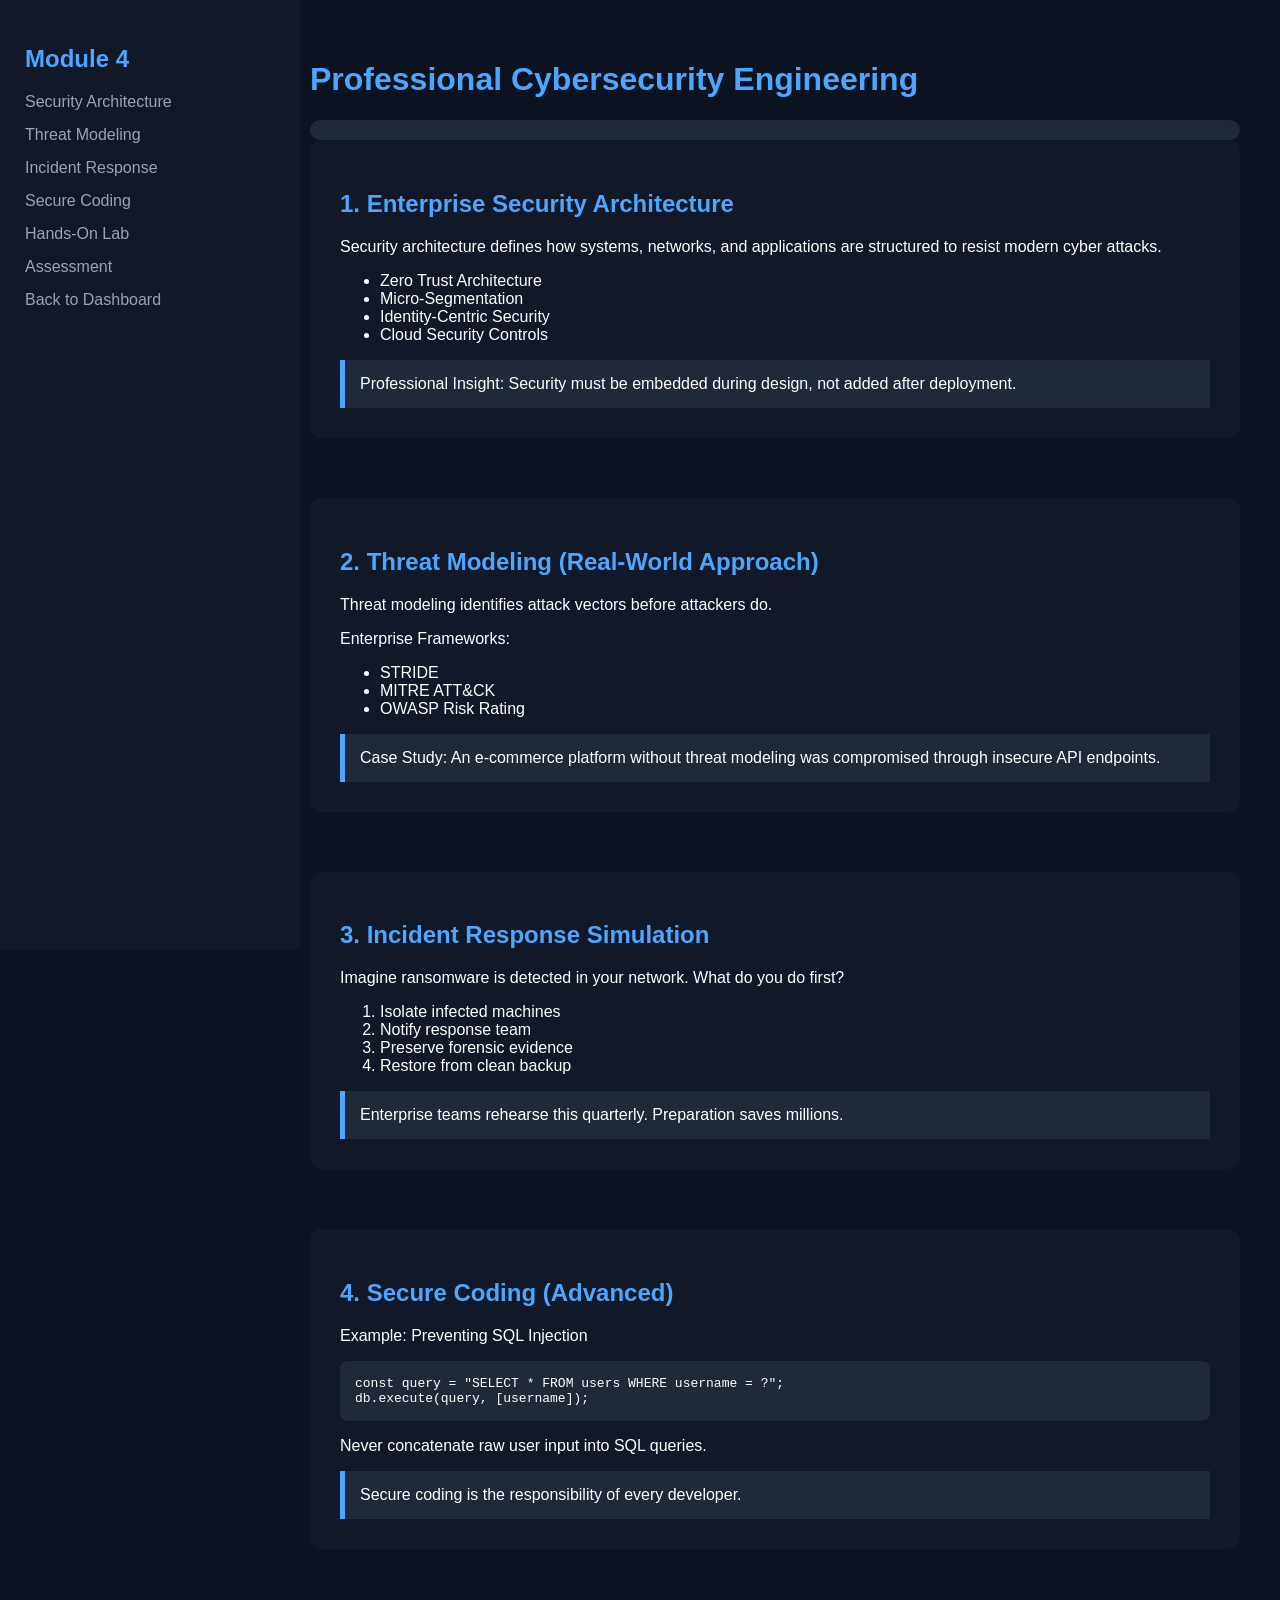
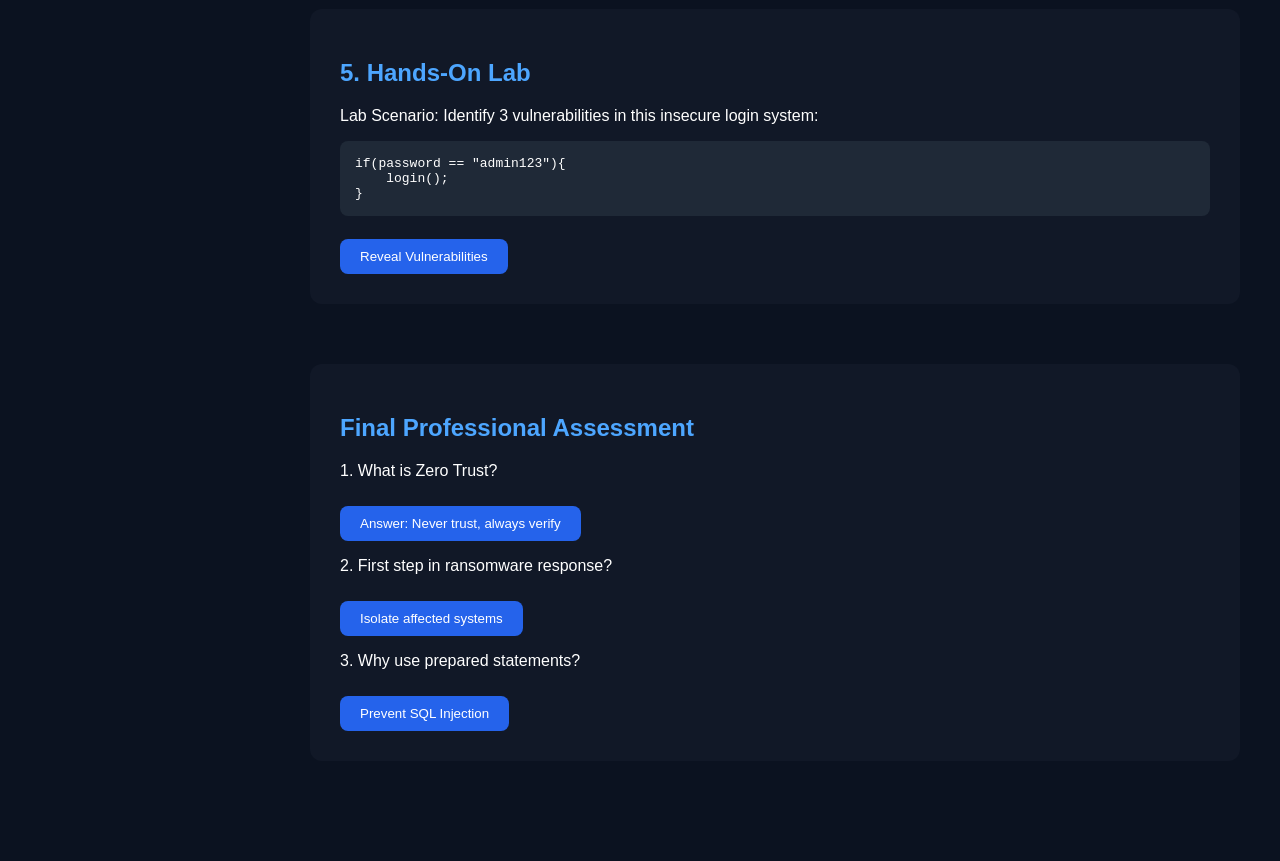
<file: docs/module4.html>
<!DOCTYPE html>
<html>
<head>
    <title>Module 4 - Professional Cybersecurity Engineering</title>
    <link rel="icon" type="image/svg+xml" href="icon.svg">
    <link rel="manifest" href="manifest.json">


    <style>
        body{
            margin:0;
            font-family:Segoe UI, sans-serif;
            background:#0b1220;
            color:white;
        }

        .sidebar{
            width:250px;
            height:100vh;
            position:fixed;
            background:#111827;
            padding:25px;
            overflow:auto;
        }

        .sidebar h2{
            color:#4da6ff;
        }

        .sidebar a{
            display:block;
            margin:15px 0;
            color:#9ca3af;
            text-decoration:none;
        }

        .sidebar a:hover{
            color:white;
        }

        .main{
            margin-left:270px;
            padding:40px;
        }

        .section{
            margin-bottom:60px;
            padding:30px;
            background:#111827;
            border-radius:12px;
        }

        h1,h2{
            color:#4da6ff;
        }

        .note{
            background:#1f2937;
            padding:15px;
            margin-top:15px;
            border-left:5px solid #4da6ff;
        }

        pre{
            background:#1f2937;
            padding:15px;
            border-radius:8px;
            overflow:auto;
        }

        button{
            padding:10px 20px;
            background:#2563eb;
            border:none;
            color:white;
            border-radius:8px;
            cursor:pointer;
            margin-top:10px;
        }

        button:hover{
            background:#1d4ed8;
        }

        .progress-bar{
            background:#1f2937;
            border-radius:20px;
            height:20px;
            margin-top:10px;
            overflow:hidden;
        }

        .progress-fill{
            height:100%;
            background:#4da6ff;
            width:0%;
        }
    </style>
</head>

<body>

<div class="sidebar">
    <h2>Module 4</h2>
    <a href="#architecture">Security Architecture</a>
    <a href="#threat">Threat Modeling</a>
    <a href="#incident">Incident Response</a>
    <a href="#securecoding">Secure Coding</a>
    <a href="#lab">Hands-On Lab</a>
    <a href="#quiz">Assessment</a>
    <a href="dashboard.html">Back to Dashboard</a>
</div>

<div class="main">

<h1>Professional Cybersecurity Engineering</h1>

<div class="progress-bar">
    <div class="progress-fill" id="progress"></div>
</div>

<!-- SECTION 1 -->
<div class="section" id="architecture">
<h2>1. Enterprise Security Architecture</h2>

<p>
Security architecture defines how systems, networks, and applications
are structured to resist modern cyber attacks.
</p>

<ul>
<li>Zero Trust Architecture</li>
<li>Micro-Segmentation</li>
<li>Identity-Centric Security</li>
<li>Cloud Security Controls</li>
</ul>

<div class="note">
Professional Insight:
Security must be embedded during design,
not added after deployment.
</div>

</div>

<!-- SECTION 2 -->
<div class="section" id="threat">
<h2>2. Threat Modeling (Real-World Approach)</h2>

<p>
Threat modeling identifies attack vectors before attackers do.
</p>

<p>Enterprise Frameworks:</p>

<ul>
<li>STRIDE</li>
<li>MITRE ATT&CK</li>
<li>OWASP Risk Rating</li>
</ul>

<div class="note">
Case Study:
An e-commerce platform without threat modeling
was compromised through insecure API endpoints.
</div>

</div>

<!-- SECTION 3 -->
<div class="section" id="incident">
<h2>3. Incident Response Simulation</h2>

<p>
Imagine ransomware is detected in your network.
What do you do first?
</p>

<ol>
<li>Isolate infected machines</li>
<li>Notify response team</li>
<li>Preserve forensic evidence</li>
<li>Restore from clean backup</li>
</ol>

<div class="note">
Enterprise teams rehearse this quarterly.
Preparation saves millions.
</div>

</div>

<!-- SECTION 4 -->
<div class="section" id="securecoding">
<h2>4. Secure Coding (Advanced)</h2>

<p>Example: Preventing SQL Injection</p>

<pre>
const query = "SELECT * FROM users WHERE username = ?";
db.execute(query, [username]);
</pre>

<p>Never concatenate raw user input into SQL queries.</p>

<div class="note">
Secure coding is the responsibility of every developer.
</div>

</div>

<!-- SECTION 5 -->
<div class="section" id="lab">
<h2>5. Hands-On Lab</h2>

<p>
Lab Scenario:
Identify 3 vulnerabilities in this insecure login system:
</p>

<pre>
if(password == "admin123"){
    login();
}
</pre>

<button onclick="alert('Weak hardcoded password, no hashing, no input validation')">
Reveal Vulnerabilities
</button>

</div>

<!-- QUIZ -->
<div class="section" id="quiz">
<h2>Final Professional Assessment</h2>

<p>1. What is Zero Trust?</p>
<button onclick="increaseProgress()">Answer: Never trust, always verify</button>

<p>2. First step in ransomware response?</p>
<button onclick="increaseProgress()">Isolate affected systems</button>

<p>3. Why use prepared statements?</p>
<button onclick="increaseProgress()">Prevent SQL Injection</button>

</div>

</div>

<script>
let progress = 0;

function increaseProgress(){
    progress += 33;
    if(progress > 100) progress = 100;
    document.getElementById("progress").style.width = progress + "%";
}
</script>

</body>
</html>
</file>
<file: docs/style.css>
/* ===== GLOBAL STYLE ===== */

body {
    margin: 0;
    font-family: 'Segoe UI', sans-serif;
    background: url("https://images.unsplash.com/photo-1550751827-4bd374c3f58b") no-repeat center center fixed;
    background-size: cover;
    color: white;
    min-height: 100vh;
}

/* Dark overlay for readability */
body::before {
    content: "";
    position: fixed;
    inset: 0;
    background: rgba(0, 0, 0, 0.75);
    z-index: -1;
}


/* ===== CENTER CONTAINER ===== */

.container {
    max-width: 900px;
    margin: auto;
    padding: 40px;
}

/* ===== HEADINGS ===== */

h1 {
    text-align: center;
    font-size: 36px;
    margin-bottom: 30px;
}

/* ===== GLASS CARD ===== */

.card {
    background: rgba(255, 255, 255, 0.15);
    backdrop-filter: blur(10px);
    padding: 25px;
    border-radius: 20px;
    margin-bottom: 25px;
    box-shadow: 0 10px 30px rgba(0, 0, 0, 0.3);
    transition: 0.3s ease;
}
.card {
    background: rgba(0, 0, 0, 0.6);
    border: 1px solid rgba(0, 255, 255, 0.4);
    box-shadow: 0 0 15px rgba(0, 255, 255, 0.3);
}

.card:hover {
    transform: translateY(-5px);
}

/* ===== BUTTONS ===== */

button {
    padding: 12px 20px;
    border: none;
    border-radius: 10px;
    cursor: pointer;
    font-size: 16px;
    font-weight: bold;
    transition: 0.3s ease;
    margin-top: 10px;
}

/* Different button colors */

.btn1 { background: #ff6b6b; }
.btn2 { background: #feca57; color: black; }
.btn3 { background: #1dd1a1; }
.btn4 { background: #54a0ff; }

button:hover {
    transform: scale(1.05);
    opacity: 0.9;
}

/* ===== INPUT FIELD ===== */

input {
    padding: 12px;
    width: 100%;
    border-radius: 10px;
    border: none;
    margin-bottom: 15px;
    font-size: 16px;
}

/* ===== LOGOUT BUTTON ===== */

.logout {
    background: #ee5253;
}

/* ===== FOOTER ===== */

footer {
    text-align: center;
    margin-top: 40px;
    opacity: 0.8;
}
</file>
